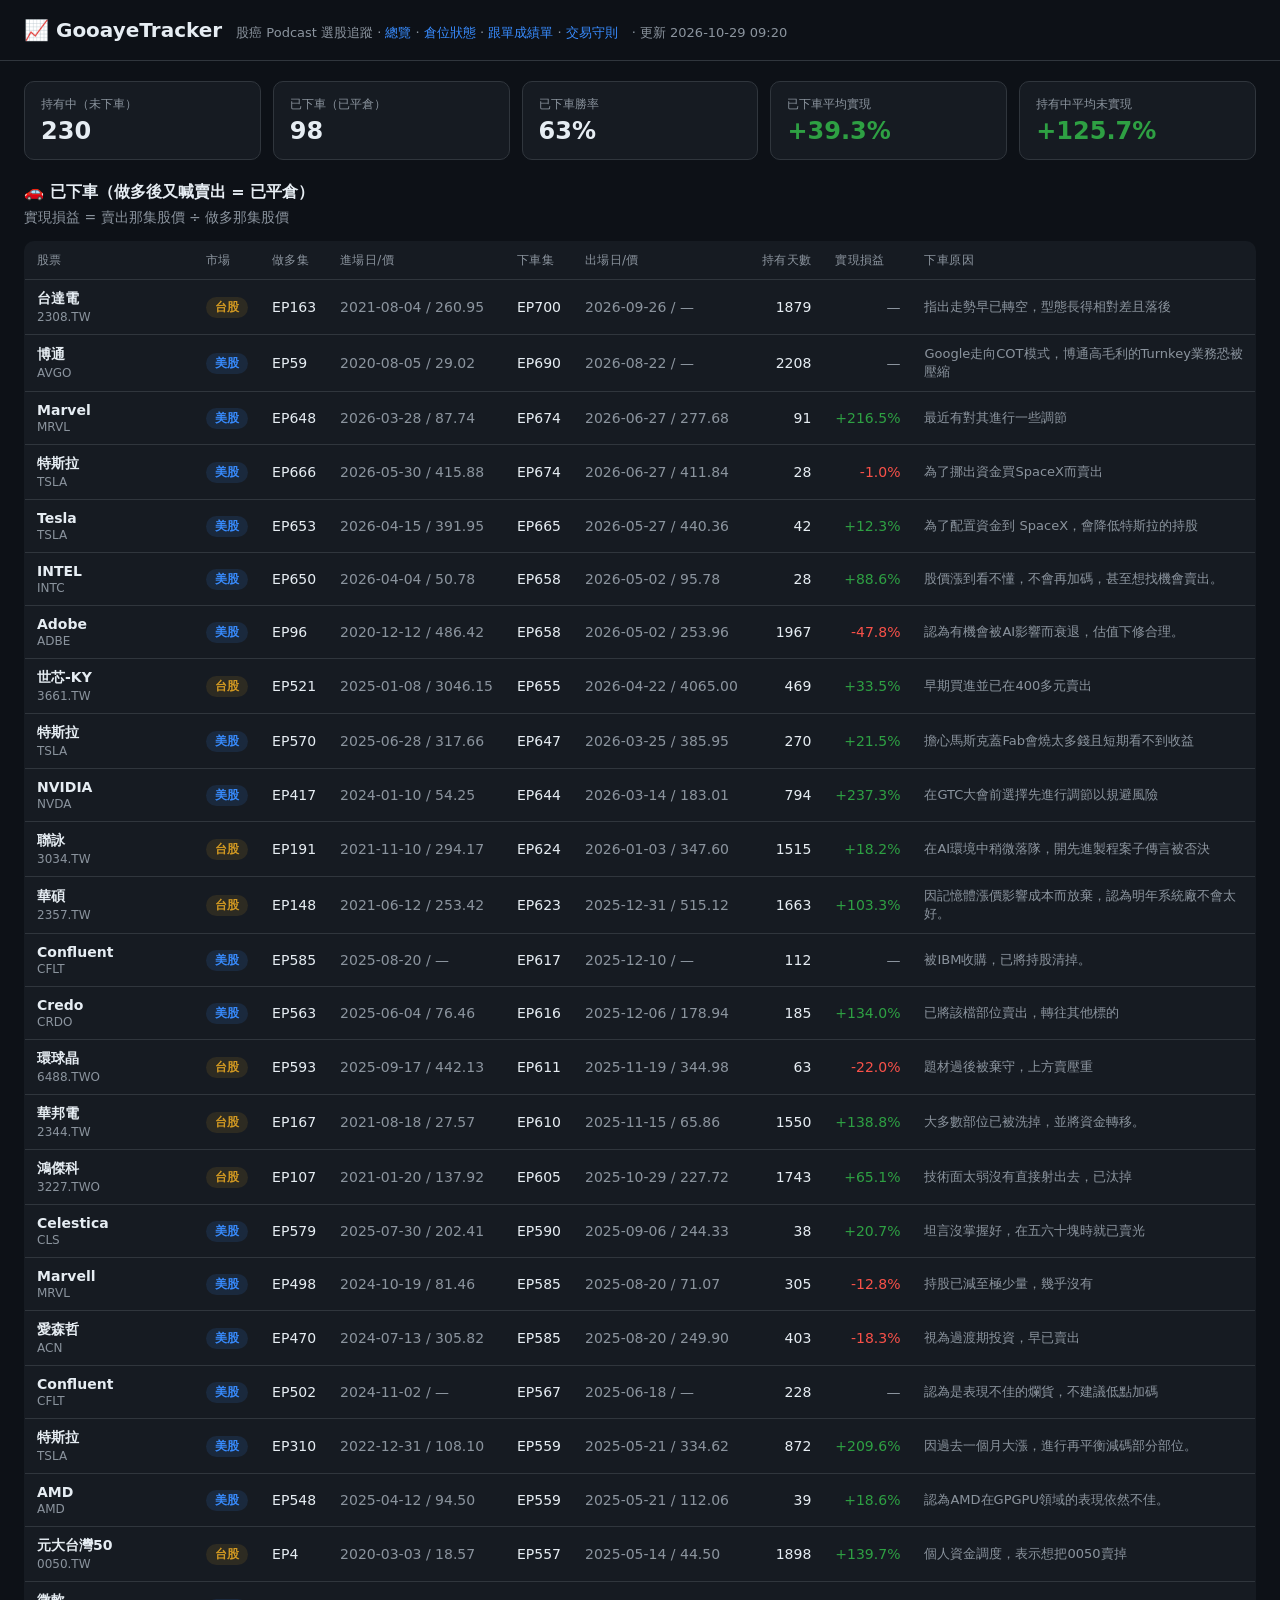
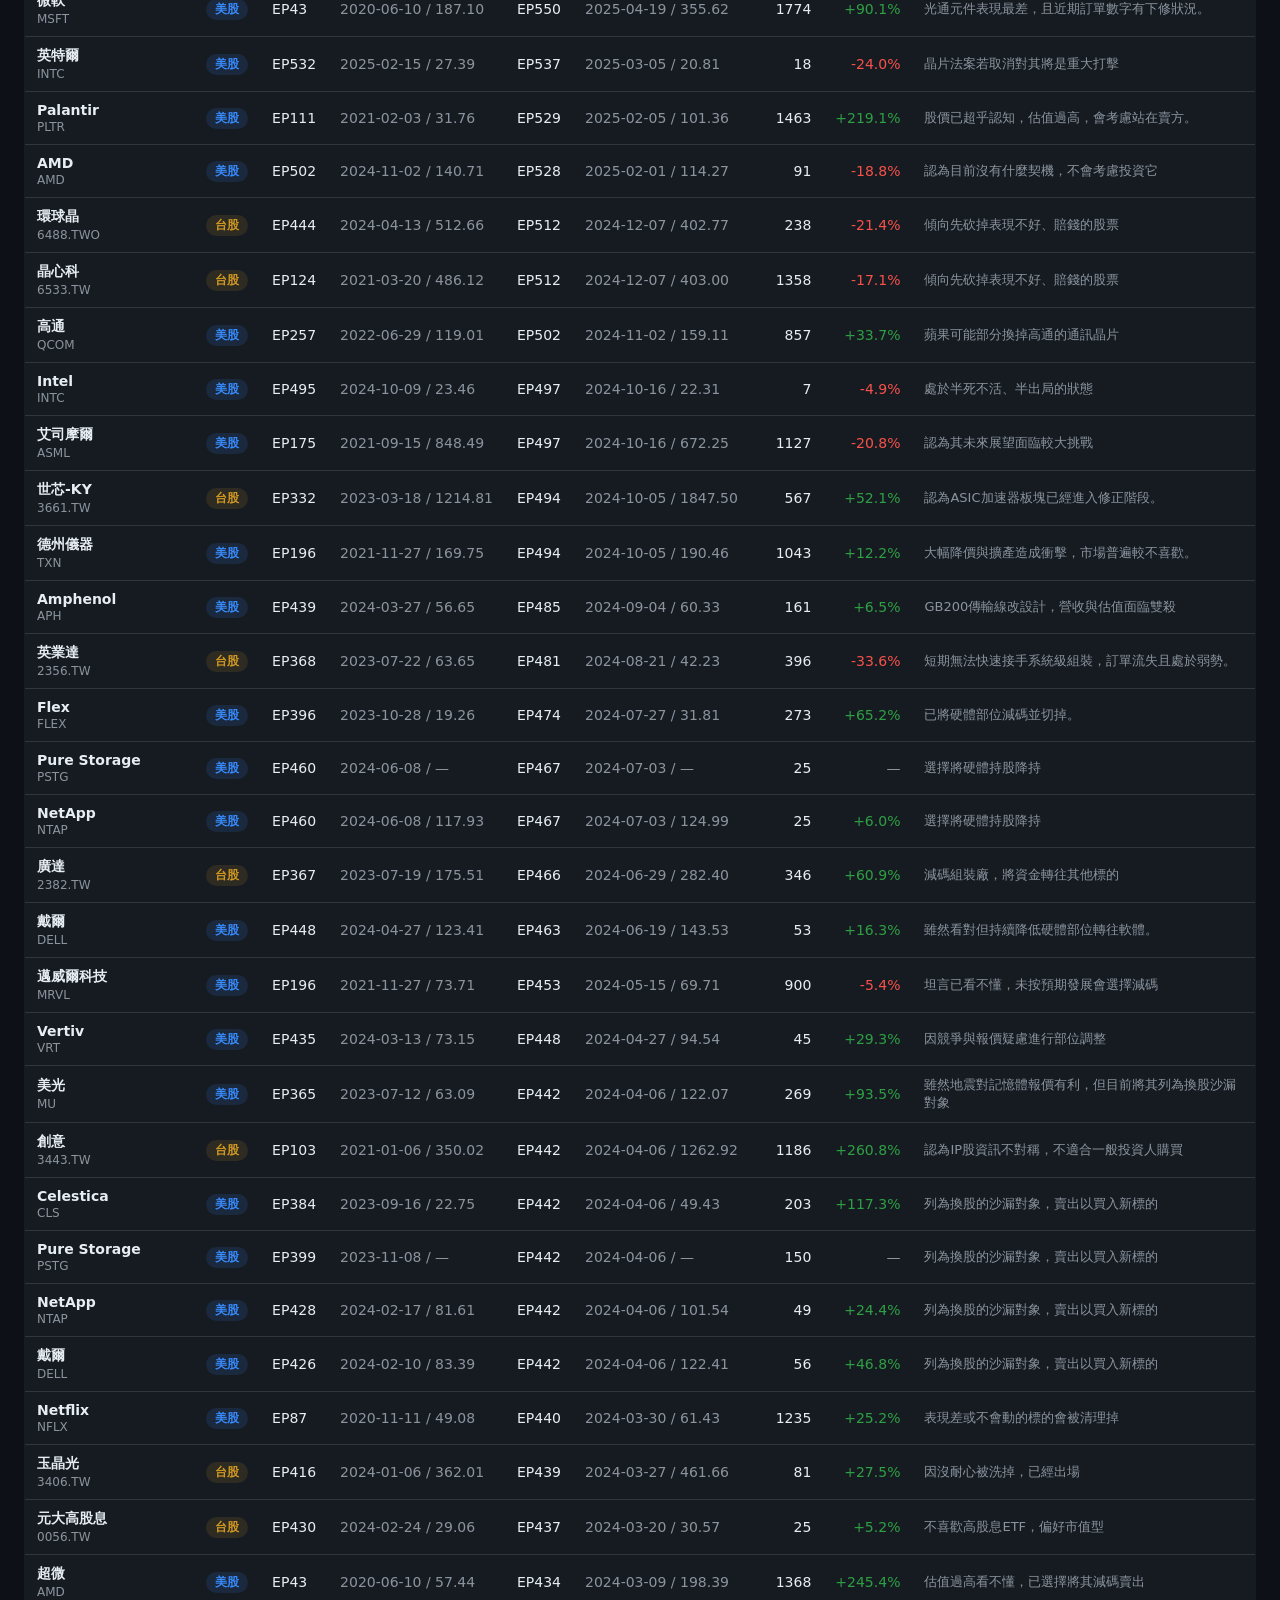
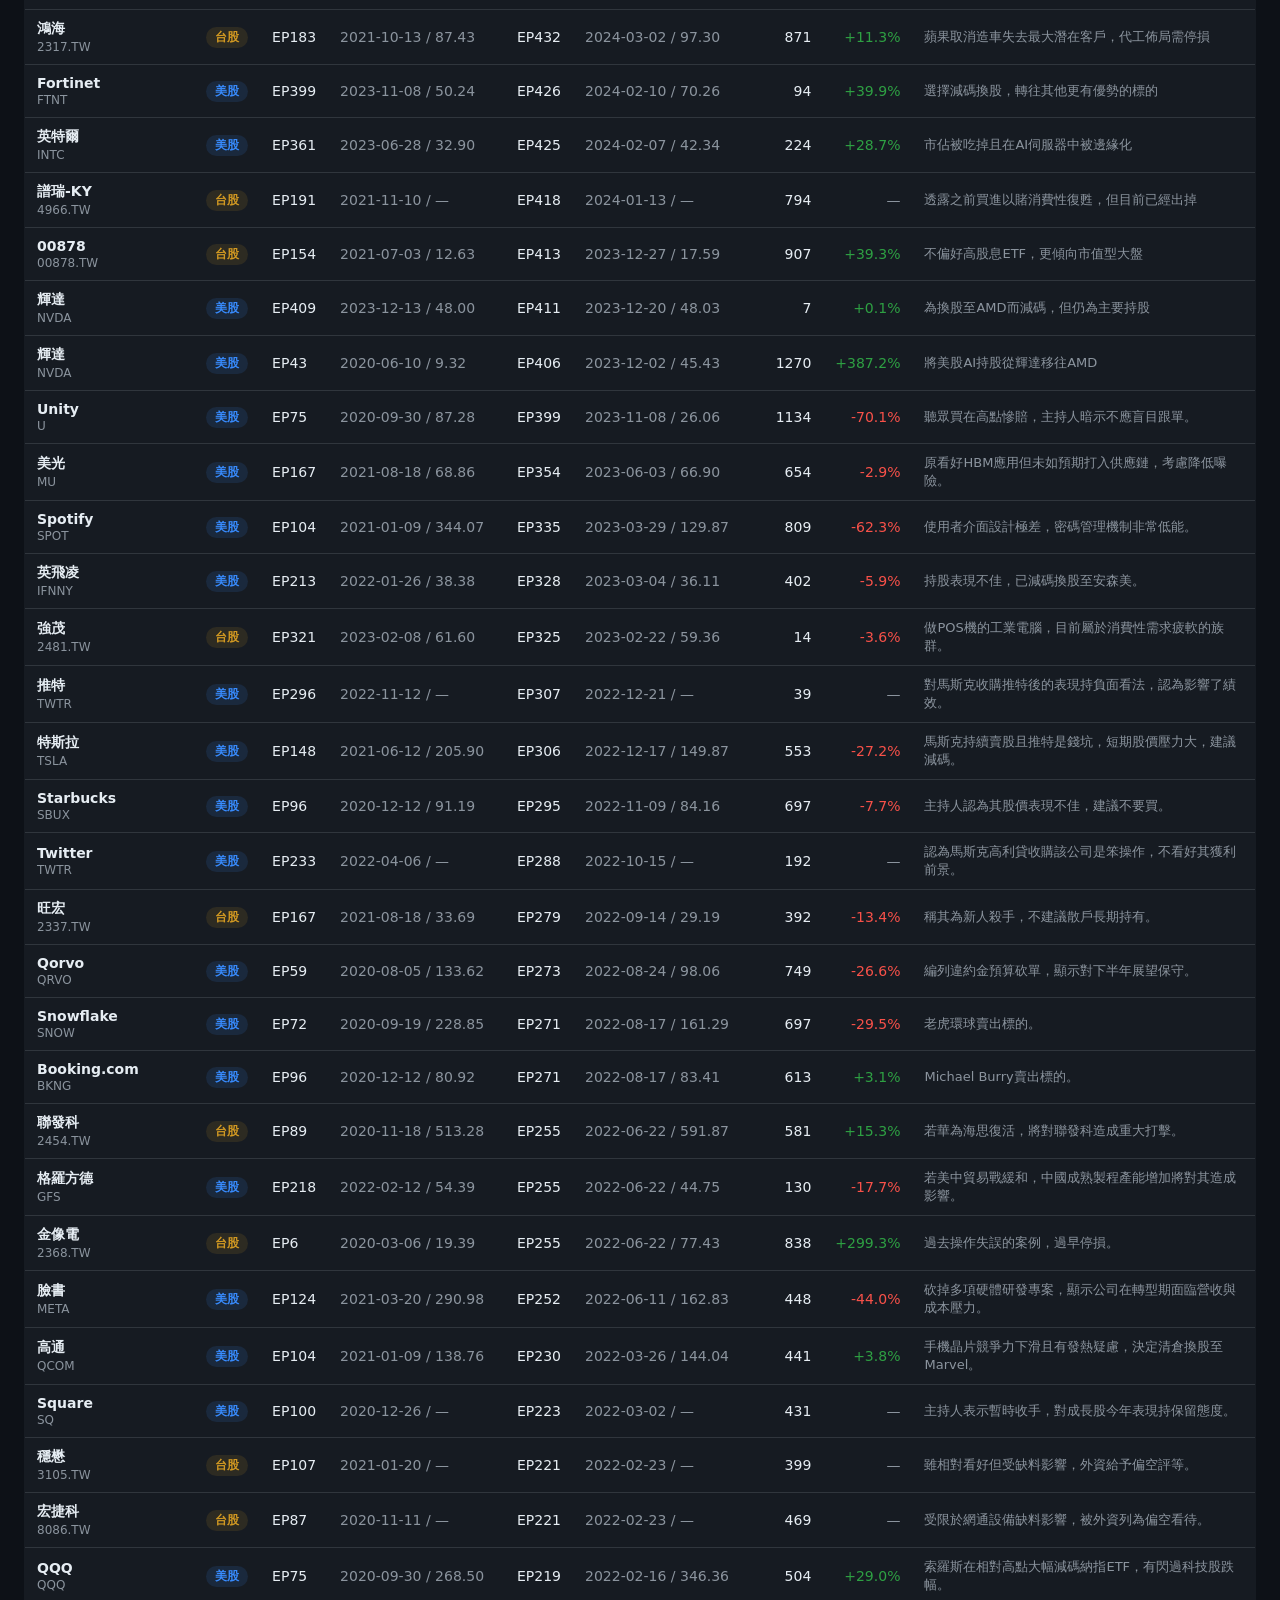
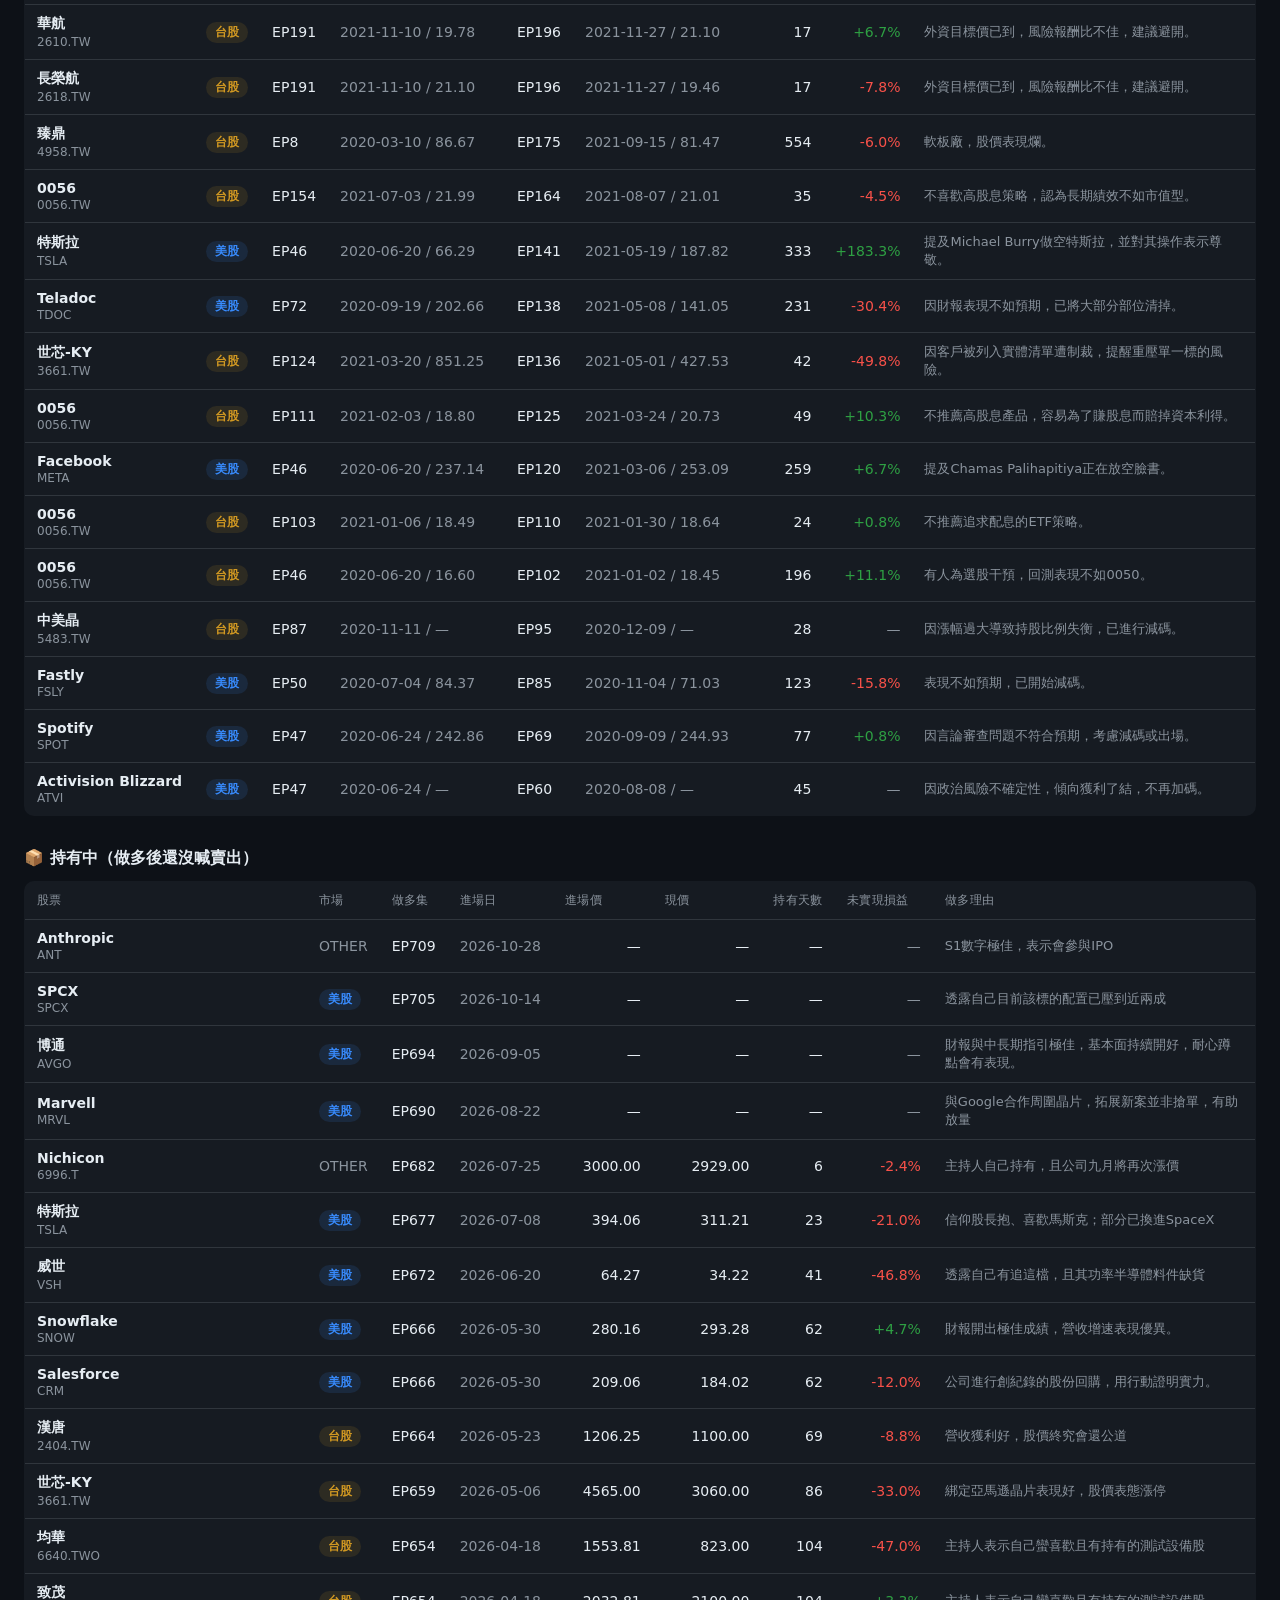
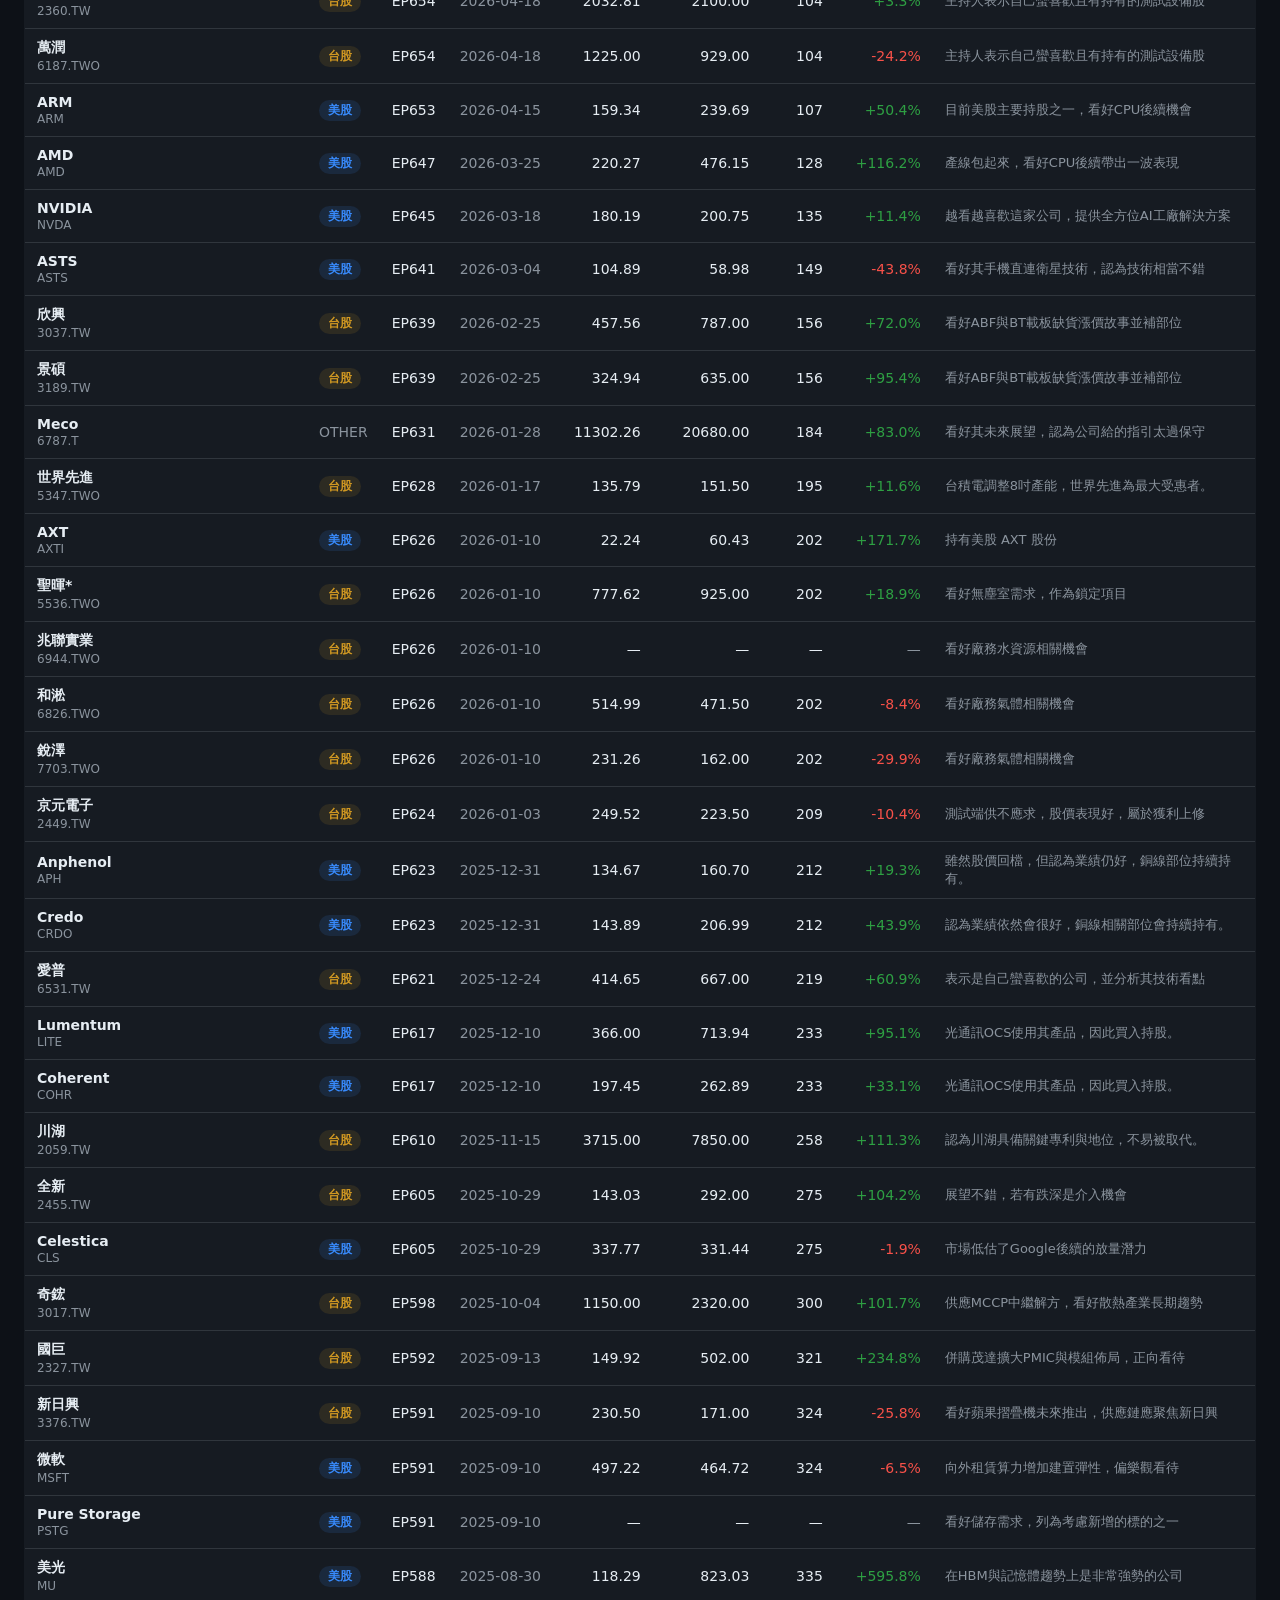
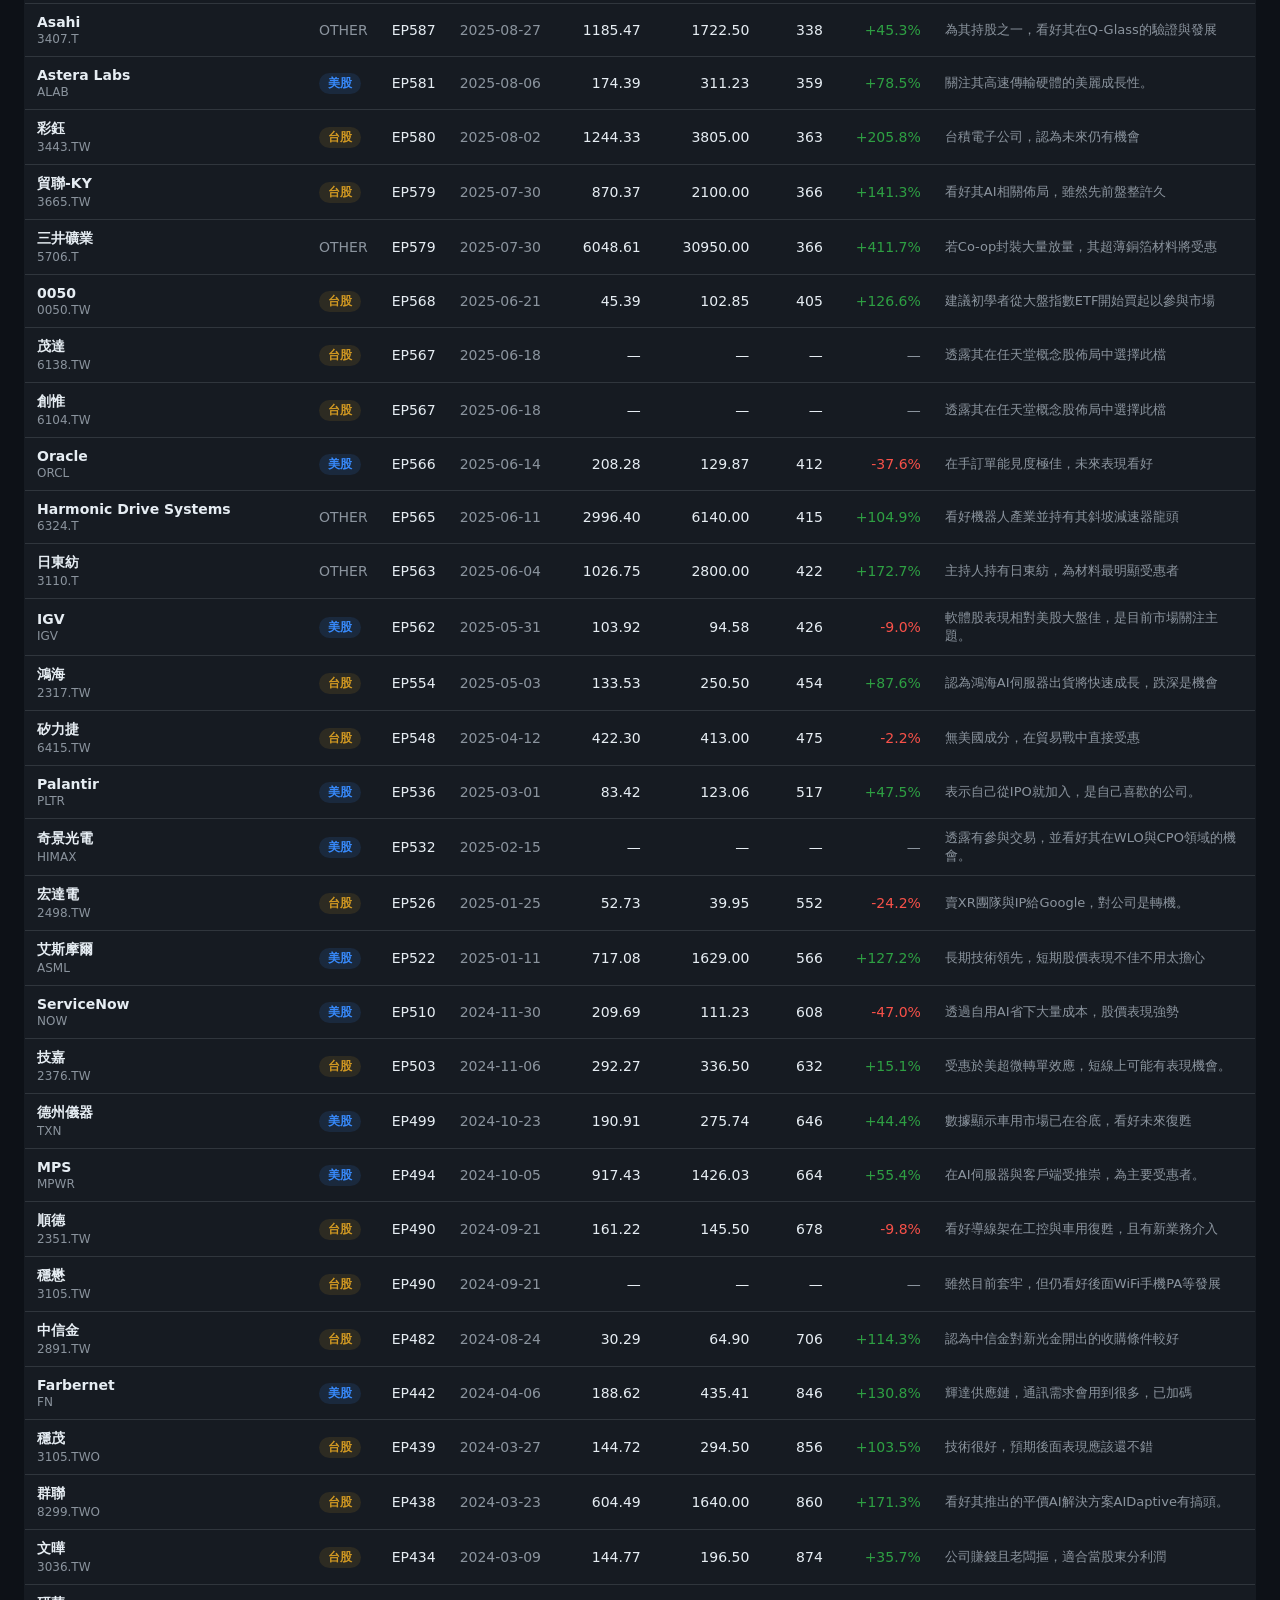
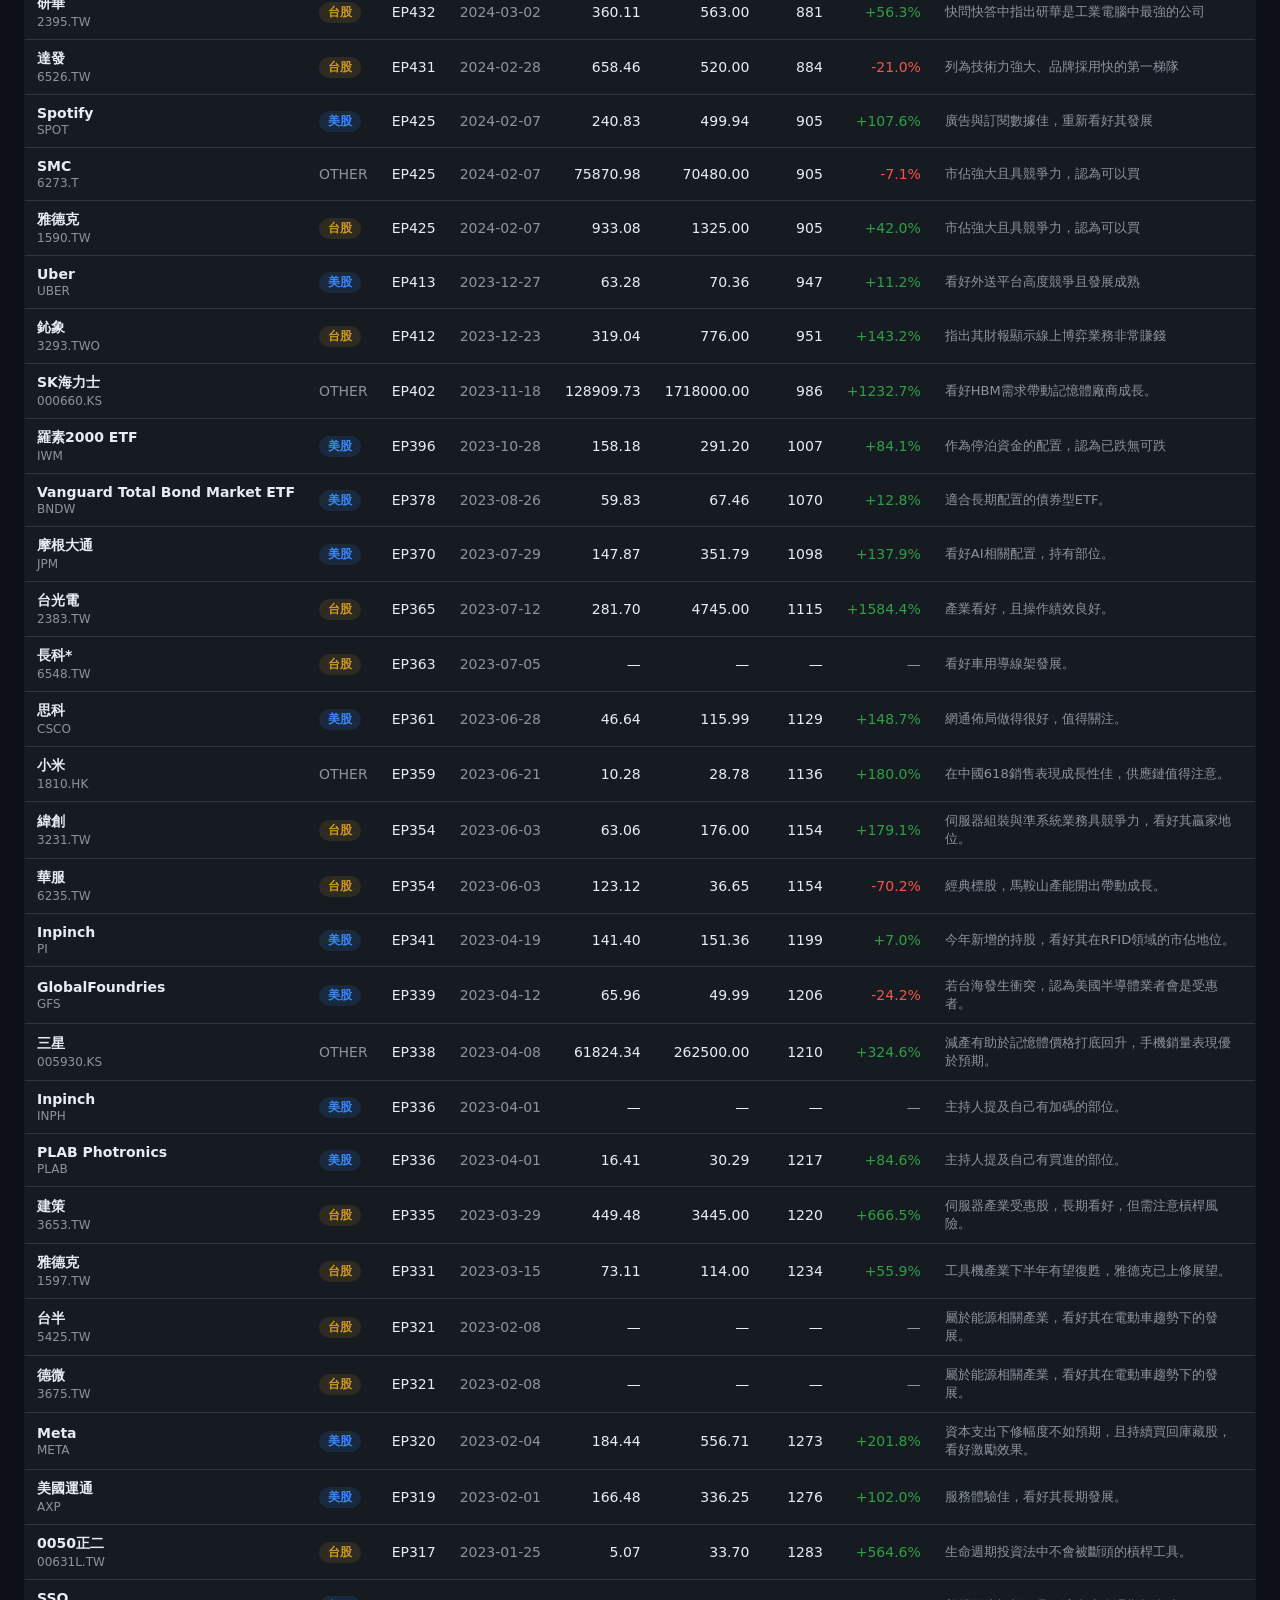
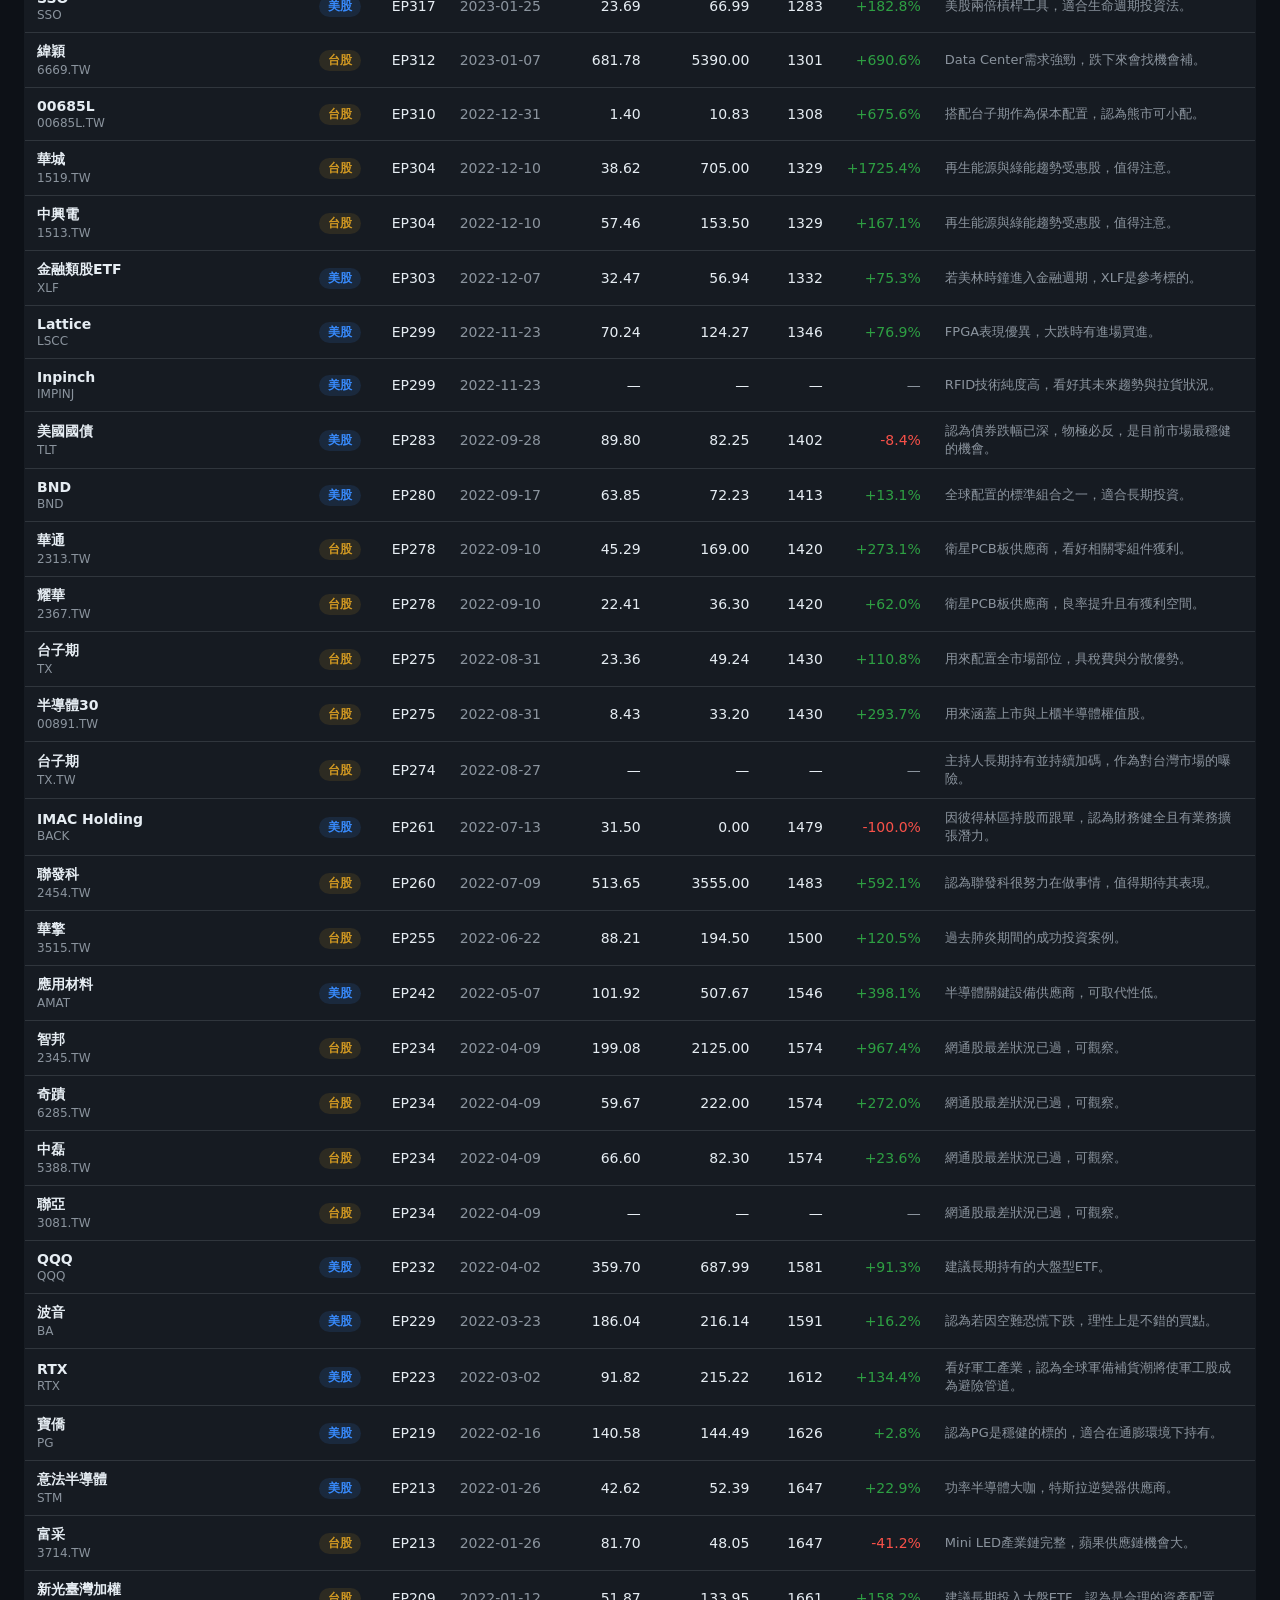
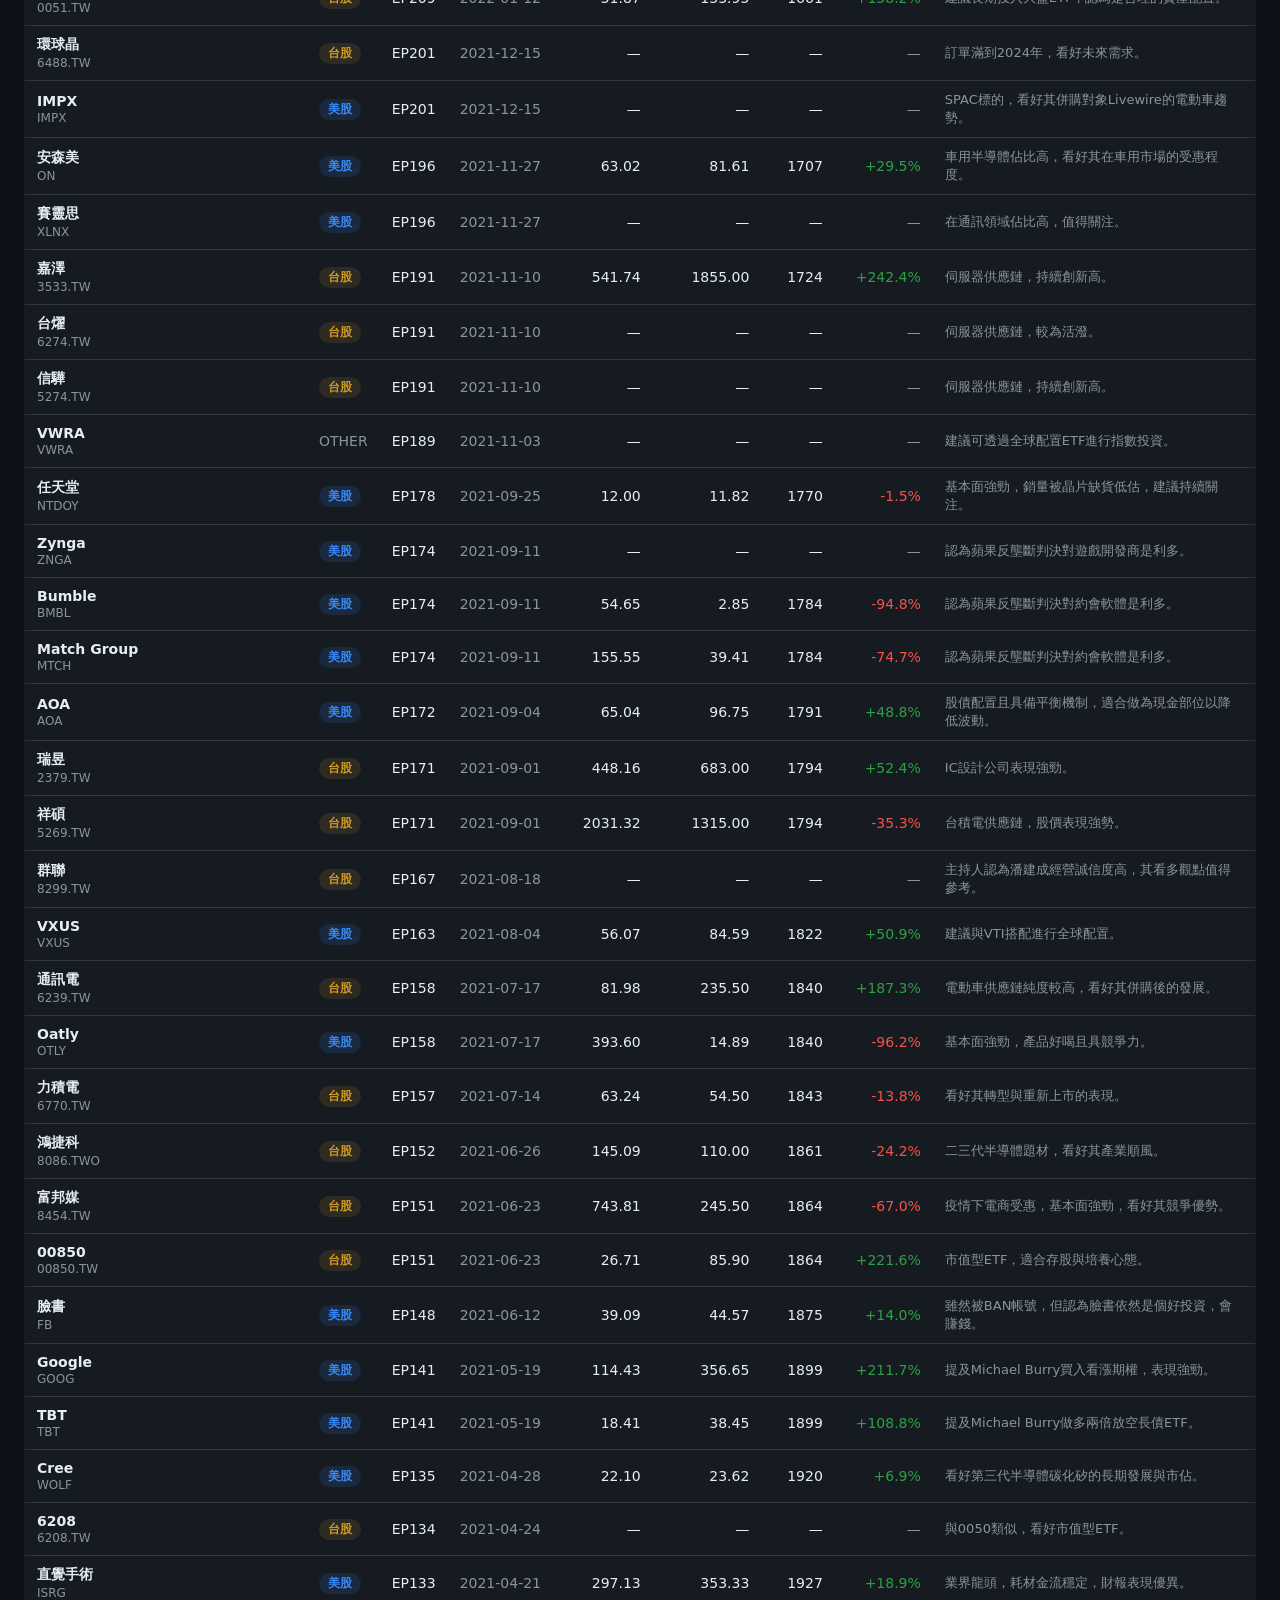
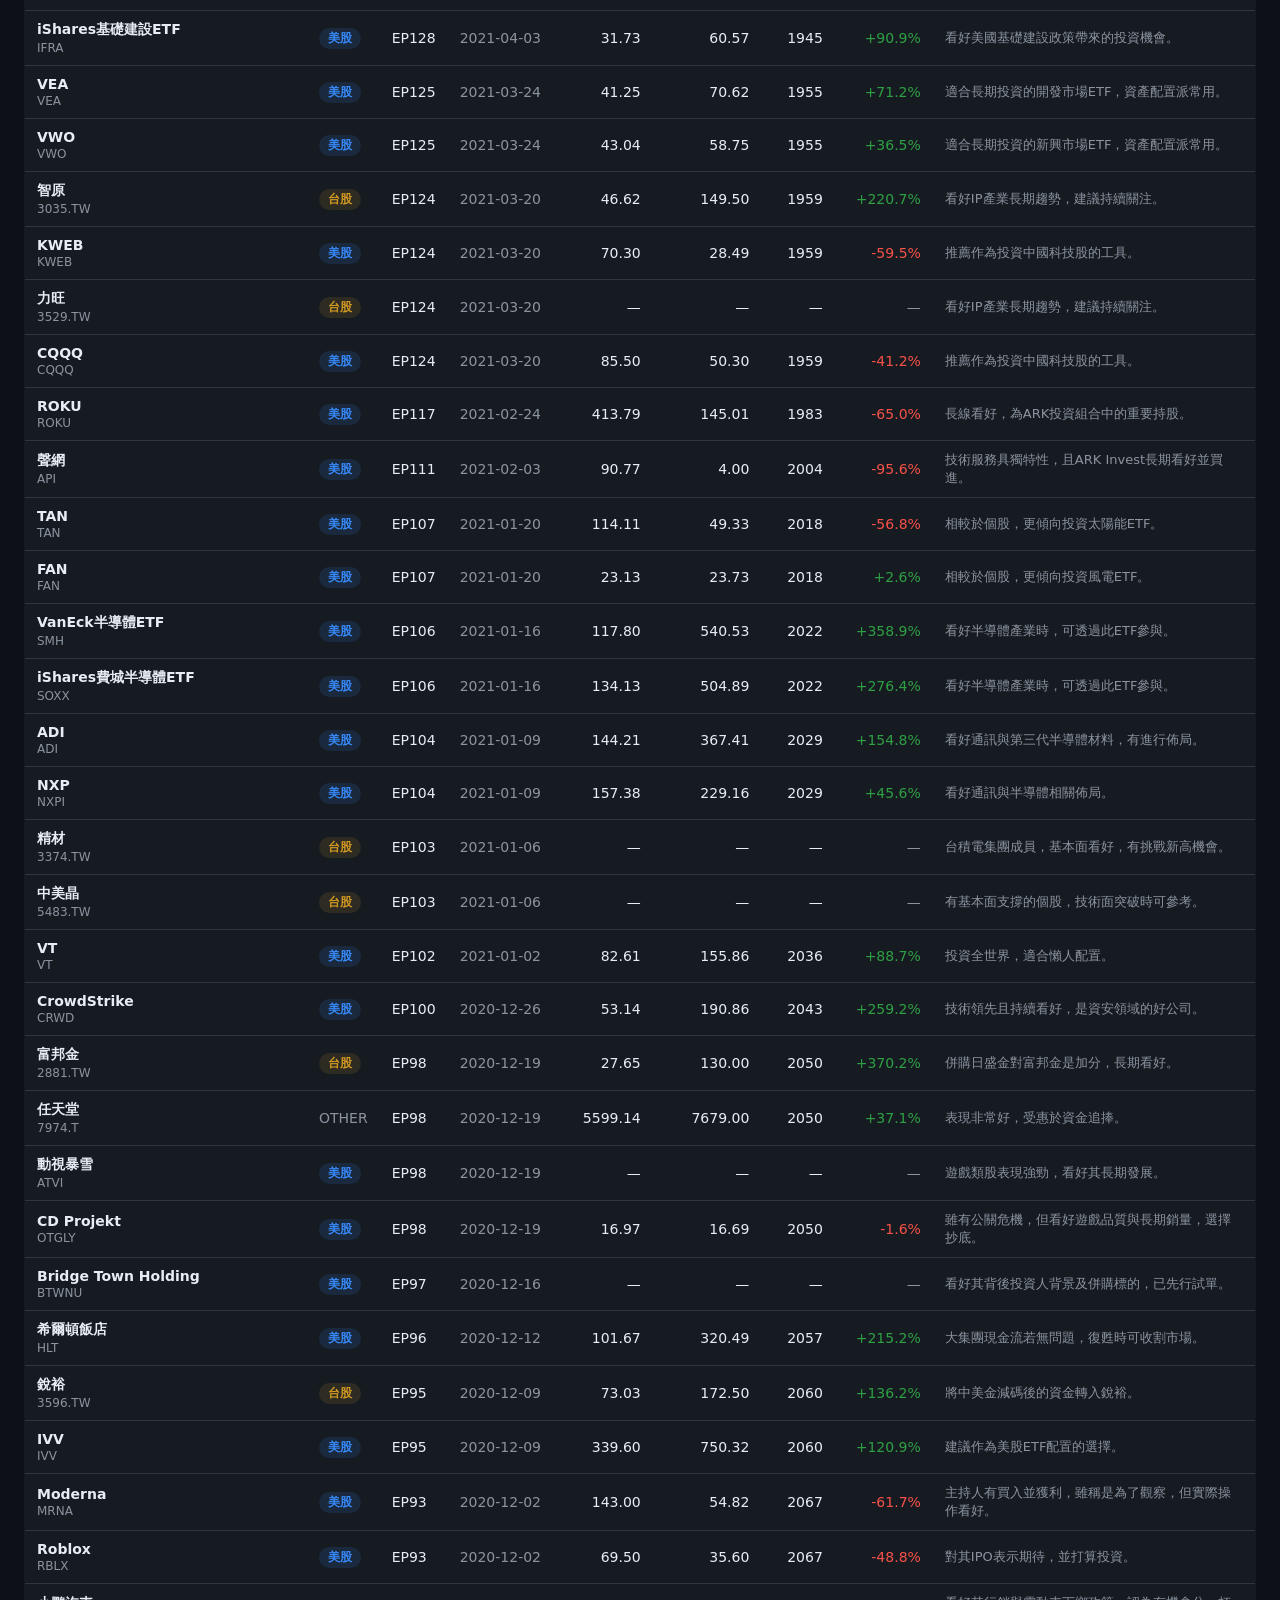
<file: positions.html>
<!DOCTYPE html><html lang="zh-Hant"><head>
<meta charset="utf-8"><meta name="viewport" content="width=device-width, initial-scale=1">
<title>倉位狀態 · GooayeTracker</title><link rel="stylesheet" href="style.css?v=5">
</head><body>
<header>
  <h1>📈 GooayeTracker</h1>
  <span class="sub">股癌 Podcast 選股追蹤 · <a href="index.html">總覽</a> · <a href="positions.html">倉位狀態</a> · <a href="strategy.html">跟單成績單</a> · <a href="principles.html">交易守則</a></span>
  <span class="sub muted" id="meta"></span>
</header>
<div class="wrap">

<div class="cards" id="cards"></div>
<div id="area"><div class="empty">載入中…</div></div>
</div>
<p class="muted" style="padding:16px 24px;font-size:12px">
本站為個人研究參考，非投資建議；AI 對買賣的判讀可能有誤，請以原集內容為準。
資料為快照，更新時間見頁首。</p>
</body></html>
<script>
function esc(x){ return String(x??'').replace(/&/g,'&amp;').replace(/</g,'&lt;').replace(/>/g,'&gt;').replace(/"/g,'&quot;'); }
function pct(v){ if(v==null) return '<span class="flat">—</span>';
  const s=v>0?'pos':(v<0?'neg':'flat'); return `<span class="${s}">${(v>0?'+':'')+v.toFixed(1)+'%'}</span>`; }
function num(v){ return v==null?'—':v.toFixed(2); }
function mkt(m){ return m==='US'?'<span class="tag us">美股</span>':(m==='TW'?'<span class="tag tw">台股</span>':`<span class="muted">${esc(m||'')}</span>`); }
fetch('data.json').then(r=>r.json()).then(d=>{
  document.getElementById('meta').textContent=`· 更新 ${d.generated_at}`;
  const p=d.positions, s=p.summary;
  document.getElementById('cards').innerHTML=`
    <div class="card"><div class="label">持有中（未下車）</div><div class="value">${s.n_open}</div></div>
    <div class="card"><div class="label">已下車（已平倉）</div><div class="value">${s.n_closed}</div></div>
    <div class="card"><div class="label">已下車勝率</div><div class="value">${s.closed_win_rate.toFixed(0)}%</div></div>
    <div class="card"><div class="label">已下車平均實現</div><div class="value ${s.closed_avg>0?'pos':(s.closed_avg<0?'neg':'')}">${(s.closed_avg>0?'+':'')+s.closed_avg.toFixed(1)}%</div></div>
    <div class="card"><div class="label">持有中平均未實現</div><div class="value ${s.open_avg>0?'pos':(s.open_avg<0?'neg':'')}">${(s.open_avg>0?'+':'')+s.open_avg.toFixed(1)}%</div></div>`;
  let h='';
  h+='<h3>🚗 已下車（做多後又喊賣出 = 已平倉）</h3><p class="muted" style="margin-top:-6px">實現損益 = 賣出那集股價 ÷ 做多那集股價</p>';
  h+='<div class="table-wrap"><table><thead><tr><th>股票</th><th>市場</th><th>做多集</th><th>進場日/價</th><th>下車集</th><th>出場日/價</th><th class="num">持有天數</th><th class="num">實現損益</th><th>下車原因</th></tr></thead><tbody>';
  h+=p.closed.map(c=>`<tr><td data-label="股票"><strong>${esc(c.name)}</strong> <span class="muted ticker">${esc(c.ticker)}</span></td>
    <td data-label="市場">${mkt(c.market)}</td><td data-label="做多集">EP${c.buy_ep}</td>
    <td data-label="進場日/價" class="muted">${c.buy_date} / ${num(c.entry_price)}</td>
    <td data-label="下車集">EP${c.sell_ep}</td><td data-label="出場日/價" class="muted">${c.sell_date} / ${num(c.exit_price)}</td>
    <td data-label="持有天數" class="num">${c.held_days??'—'}</td><td data-label="實現損益" class="num">${pct(c.realized_pct)}</td>
    <td data-label="下車原因" class="summary-cell">${esc(c.sell_summary)}</td></tr>`).join('');
  h+='</tbody></table></div>'; if(!p.closed.length) h+='<div class="empty">目前沒有完整平倉紀錄。</div>';

  h+='<h3 style="margin-top:32px">📦 持有中（做多後還沒喊賣出）</h3>';
  h+='<div class="table-wrap"><table><thead><tr><th>股票</th><th>市場</th><th>做多集</th><th>進場日</th><th class="num">進場價</th><th class="num">現價</th><th class="num">持有天數</th><th class="num">未實現損益</th><th>做多理由</th></tr></thead><tbody>';
  h+=p.open.map(o=>`<tr><td data-label="股票"><strong>${esc(o.name)}</strong> <span class="muted ticker">${esc(o.ticker)}</span></td>
    <td data-label="市場">${mkt(o.market)}</td><td data-label="做多集">EP${o.buy_ep}</td>
    <td data-label="進場日" class="muted">${o.buy_date}</td><td data-label="進場價" class="num">${num(o.entry_price)}</td>
    <td data-label="現價" class="num">${num(o.last_price)}</td><td data-label="持有天數" class="num">${o.held_days??'—'}</td>
    <td data-label="未實現損益" class="num">${pct(o.unrealized_pct)}</td><td data-label="做多理由" class="summary-cell">${esc(o.summary)}</td></tr>`).join('');
  h+='</tbody></table></div>'; if(!p.open.length) h+='<div class="empty">沒有持有中的做多倉位。</div>';

  if(p.avoided && p.avoided.length){
    h+='<h3 style="margin-top:32px">🚫 看壞／避開（喊賣但之前未持有 — 不放空，僅記錄後續表現）</h3>';
    h+='<p class="muted" style="margin-top:-6px">股癌不做空。僅記錄他喊賣/看壞後該標的漲跌，後續跌＝有先見之明。</p>';
    h+='<div class="table-wrap"><table><thead><tr><th>股票</th><th>市場</th><th>喊賣集</th><th>日期</th><th class="num">當時價</th><th class="num">現價</th><th class="num">喊賣後漲跌</th><th>理由</th></tr></thead><tbody>';
    h+=p.avoided.map(s=>`<tr><td data-label="股票"><strong>${esc(s.name)}</strong> <span class="muted ticker">${esc(s.ticker)}</span></td>
      <td data-label="市場">${mkt(s.market)}</td><td data-label="喊賣集">EP${s.ep}</td><td data-label="日期" class="muted">${s.date}</td>
      <td data-label="當時價" class="num">${num(s.ref_price)}</td><td data-label="現價" class="num">${num(s.last_price)}</td>
      <td data-label="喊賣後漲跌" class="num">${pct(s.since_pct)}</td>
      <td data-label="理由" class="summary-cell">${esc(s.summary)}</td></tr>`).join('');
    h+='</tbody></table></div>';
  }
  document.getElementById('area').innerHTML=h;
});
</script>
</file>
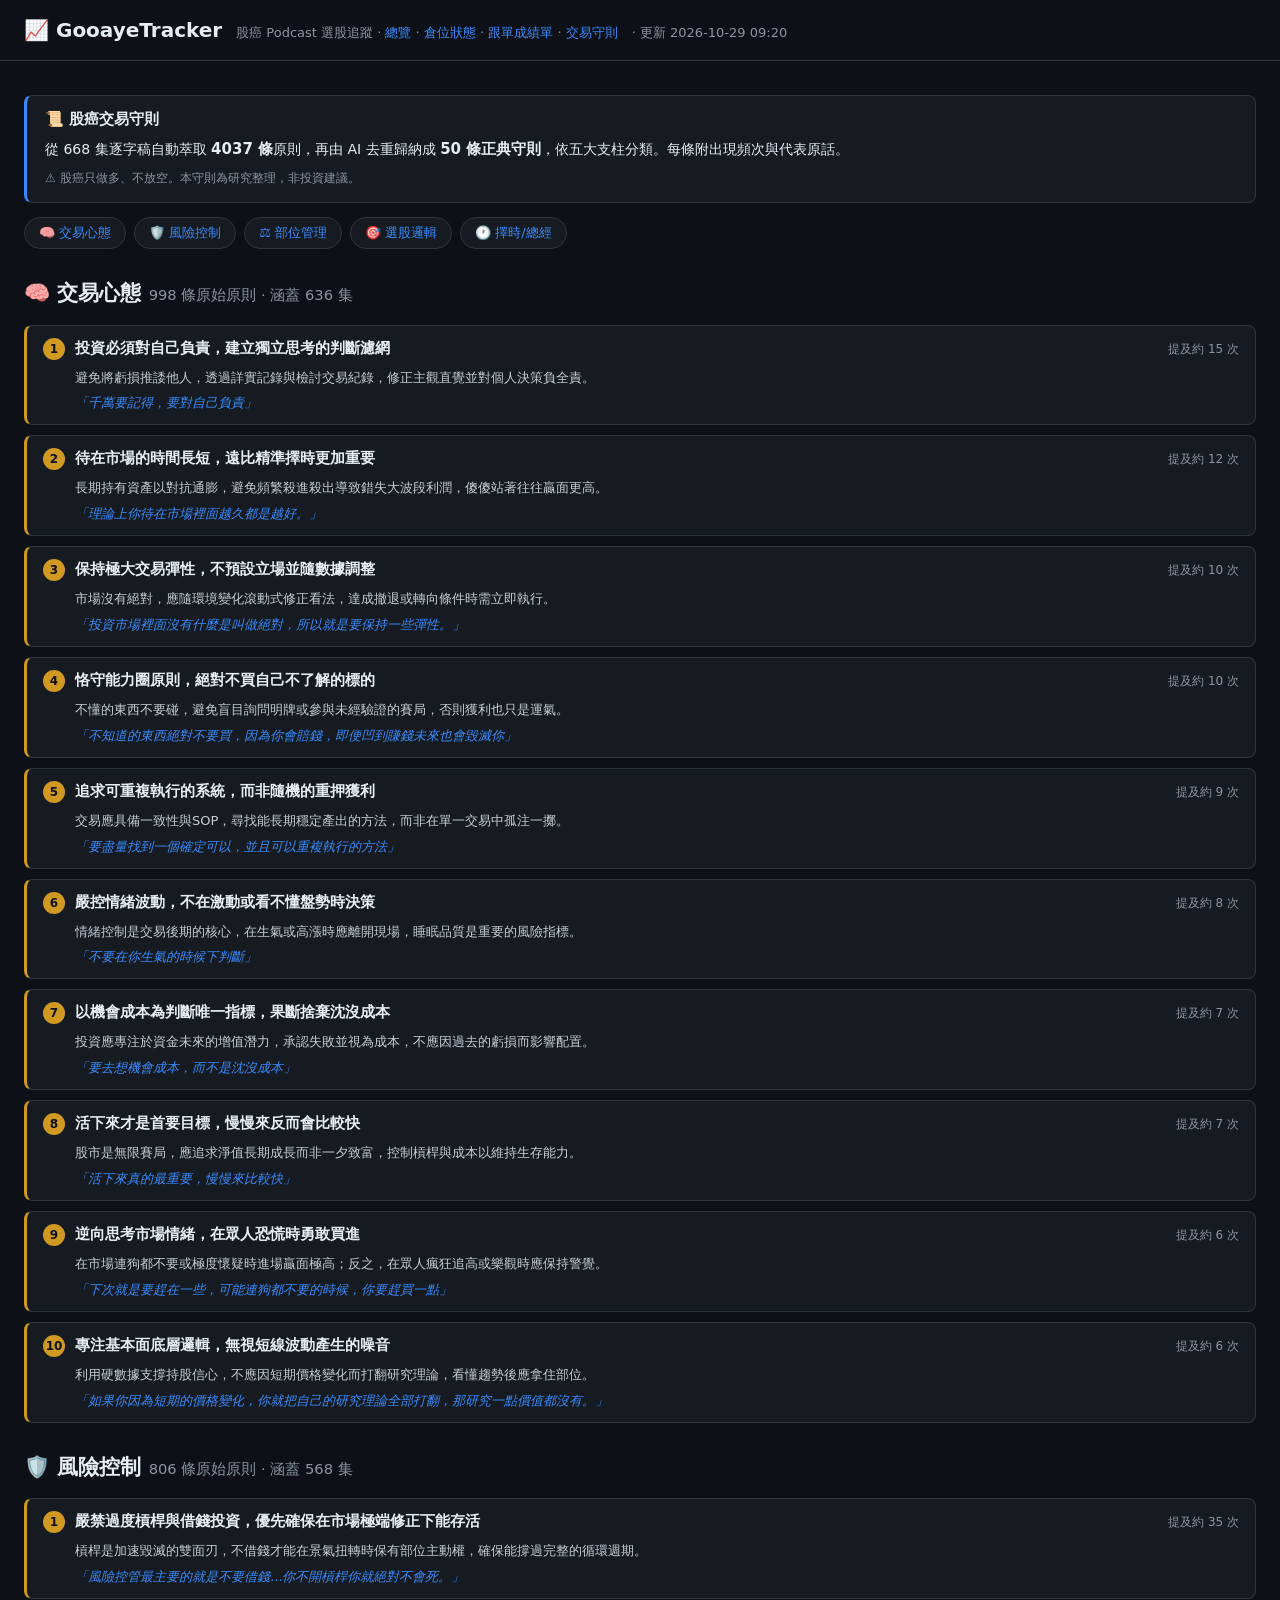
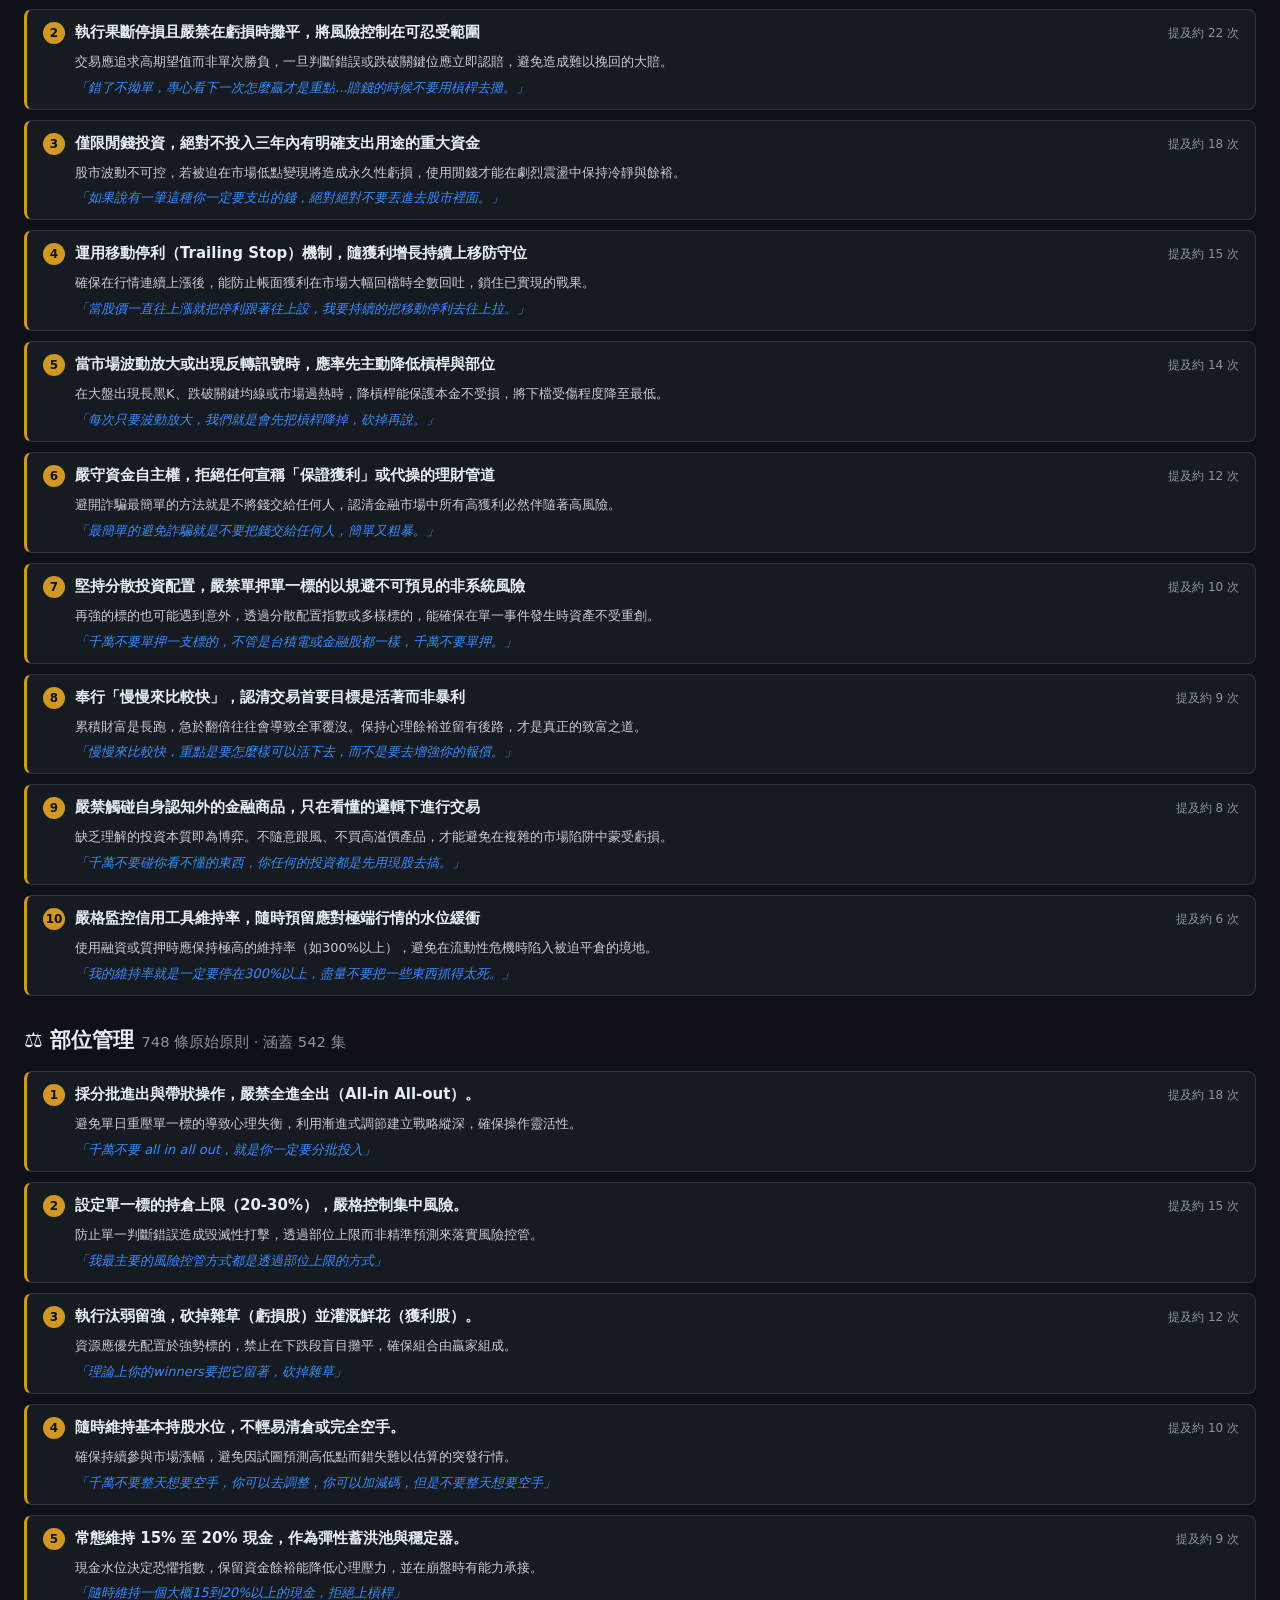
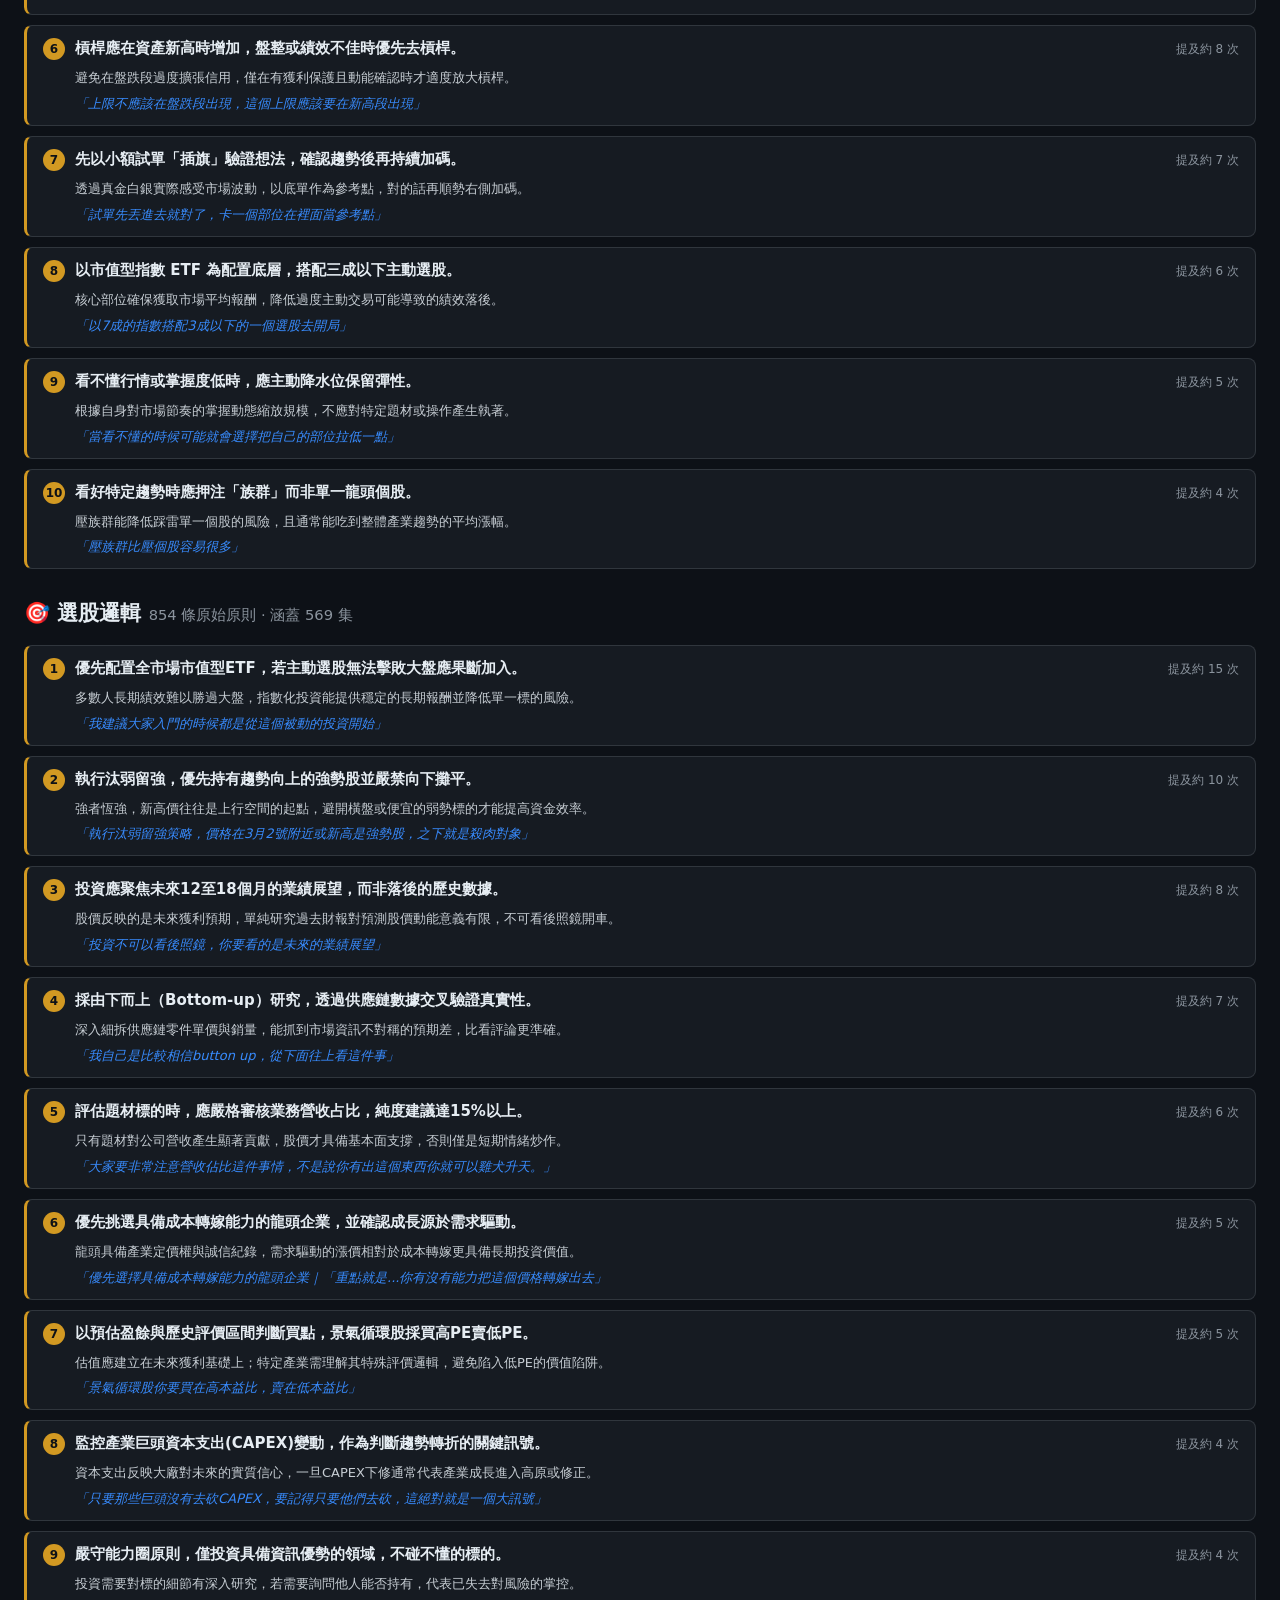
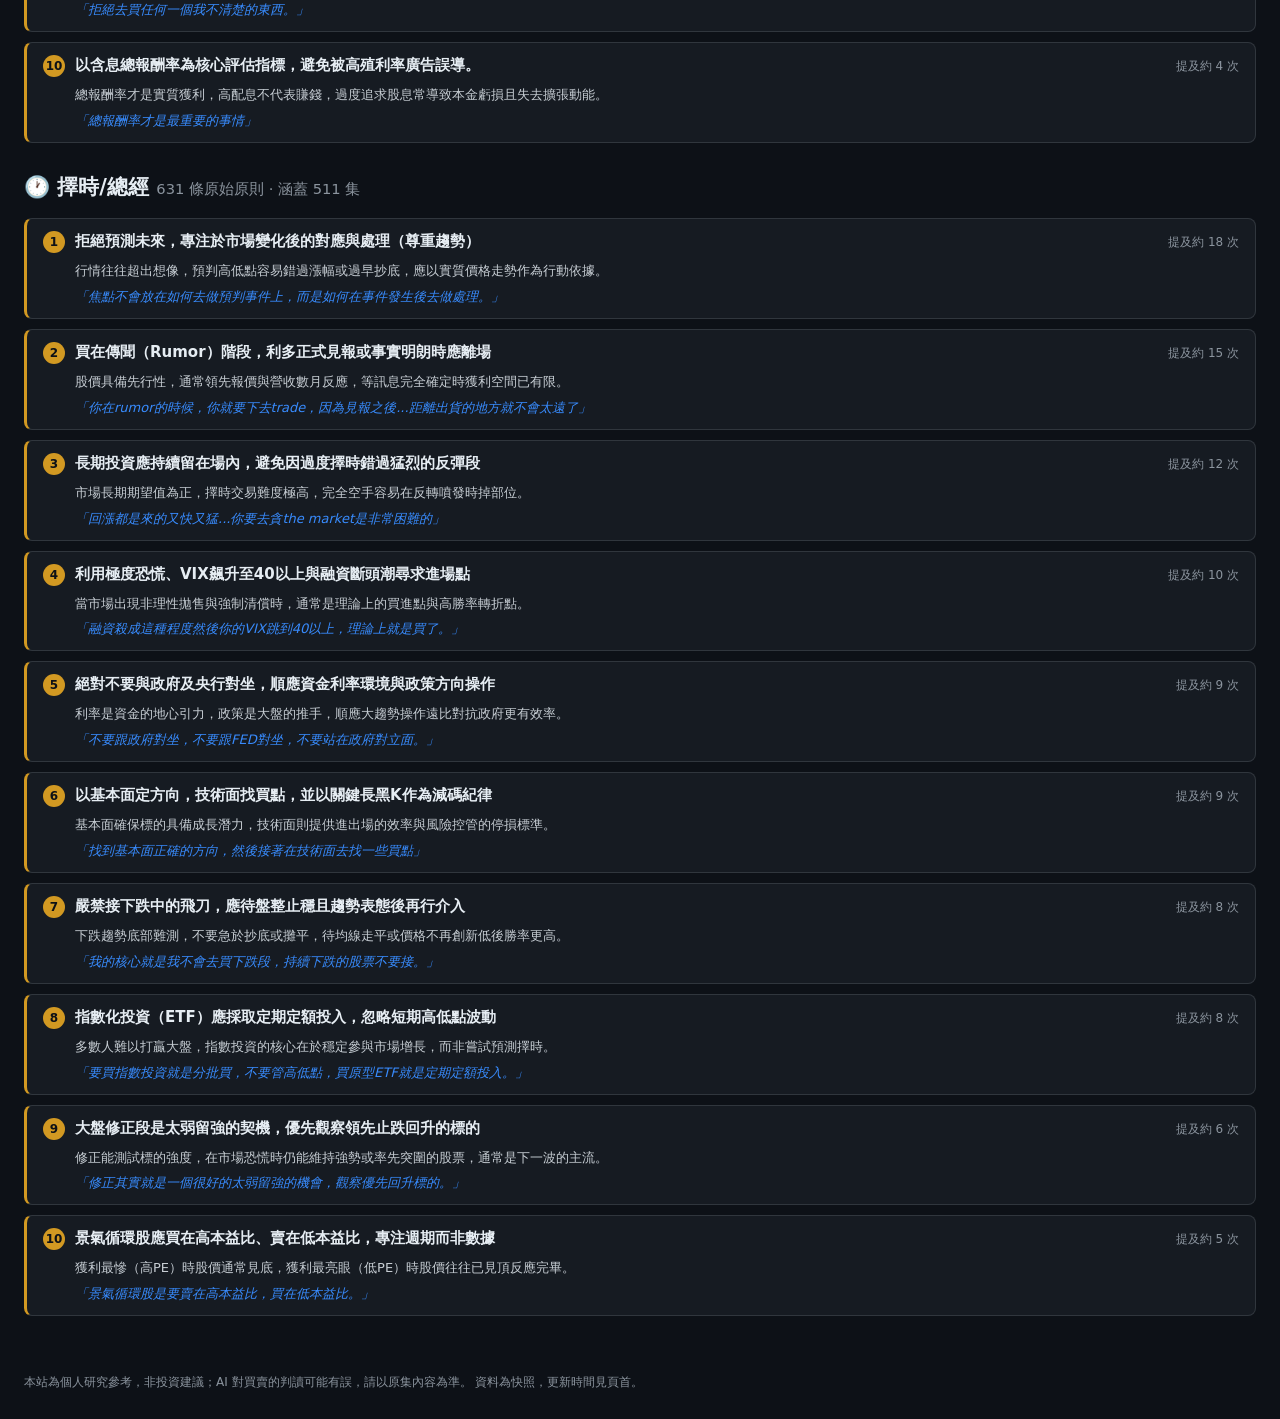
<file: principles.html>
<!DOCTYPE html><html lang="zh-Hant"><head>
<meta charset="utf-8"><meta name="viewport" content="width=device-width, initial-scale=1">
<title>股癌交易守則 · GooayeTracker</title><link rel="stylesheet" href="style.css?v=5">
</head><body>
<header>
  <h1>📈 GooayeTracker</h1>
  <span class="sub">股癌 Podcast 選股追蹤 · <a href="index.html">總覽</a> · <a href="positions.html">倉位狀態</a> · <a href="strategy.html">跟單成績單</a> · <a href="principles.html">交易守則</a></span>
  <span class="sub muted" id="meta"></span>
</header>
<div class="wrap">

<div id="area"><div class="empty">載入中…</div></div>
</div>
<p class="muted" style="padding:16px 24px;font-size:12px">
本站為個人研究參考，非投資建議；AI 對買賣的判讀可能有誤，請以原集內容為準。
資料為快照，更新時間見頁首。</p>
</body></html>
<script>
function esc(x){ return String(x??'').replace(/&/g,'&amp;').replace(/</g,'&lt;').replace(/>/g,'&gt;').replace(/"/g,'&quot;'); }
const ICON={mindset:'🧠',risk:'🛡️',position:'⚖️',selection:'🎯',timing:'🕐'};
const ORDER=['mindset','risk','position','selection','timing'];
fetch('data.json').then(r=>r.json()).then(d=>{
  document.getElementById('meta').textContent=`· 更新 ${d.generated_at}`;
  const D=d.digest, area=document.getElementById('area');
  if(!D){ area.innerHTML='<div class="empty">尚未產生交易守則。</div>'; return; }
  const nRules=ORDER.reduce((a,k)=>a+(D.pillars[k]?D.pillars[k].rules.length:0),0);
  let h=`<div class="note-box"><strong>📜 股癌交易守則</strong>
    <p>從 668 集逐字稿自動萃取 <strong>${D.n_principles} 條</strong>原則，再由 AI 去重歸納成
    <strong>${nRules} 條正典守則</strong>，依五大支柱分類。每條附出現頻次與代表原話。</p>
    <p class="muted">⚠️ 股癌只做多、不放空。本守則為研究整理，非投資建議。</p></div>`;
  h+='<div class="pillar-nav">';
  ORDER.forEach(k=>{ if(D.pillars[k]) h+=`<a href="#${k}">${ICON[k]} ${D.pillars[k].label.split('（')[0]}</a>`; });
  h+='</div>';
  ORDER.forEach(k=>{ const p=D.pillars[k]; if(!p) return;
    h+=`<h2 id="${k}" style="margin-top:30px">${ICON[k]} ${p.label.split('（')[0]} <span class="muted" style="font-weight:400;font-size:.7em">${p.n_raw} 條原始原則 · 涵蓋 ${p.n_eps} 集</span></h2>`;
    p.rules.forEach((r,i)=>{
      h+=`<div class="rule-card"><div class="rule-head"><span class="rule-num">${i+1}</span>
        <strong>${esc(r.rule)}</strong><span class="freq-tag">提及約 ${r.freq} 次</span></div>`;
      if(r.rationale) h+=`<div class="rule-why">${esc(r.rationale)}</div>`;
      if(r.quote) h+=`<div class="rule-quote">「${esc(r.quote)}」</div>`;
      h+='</div>';
    });
  });
  area.innerHTML=h;
});
</script>
</file>
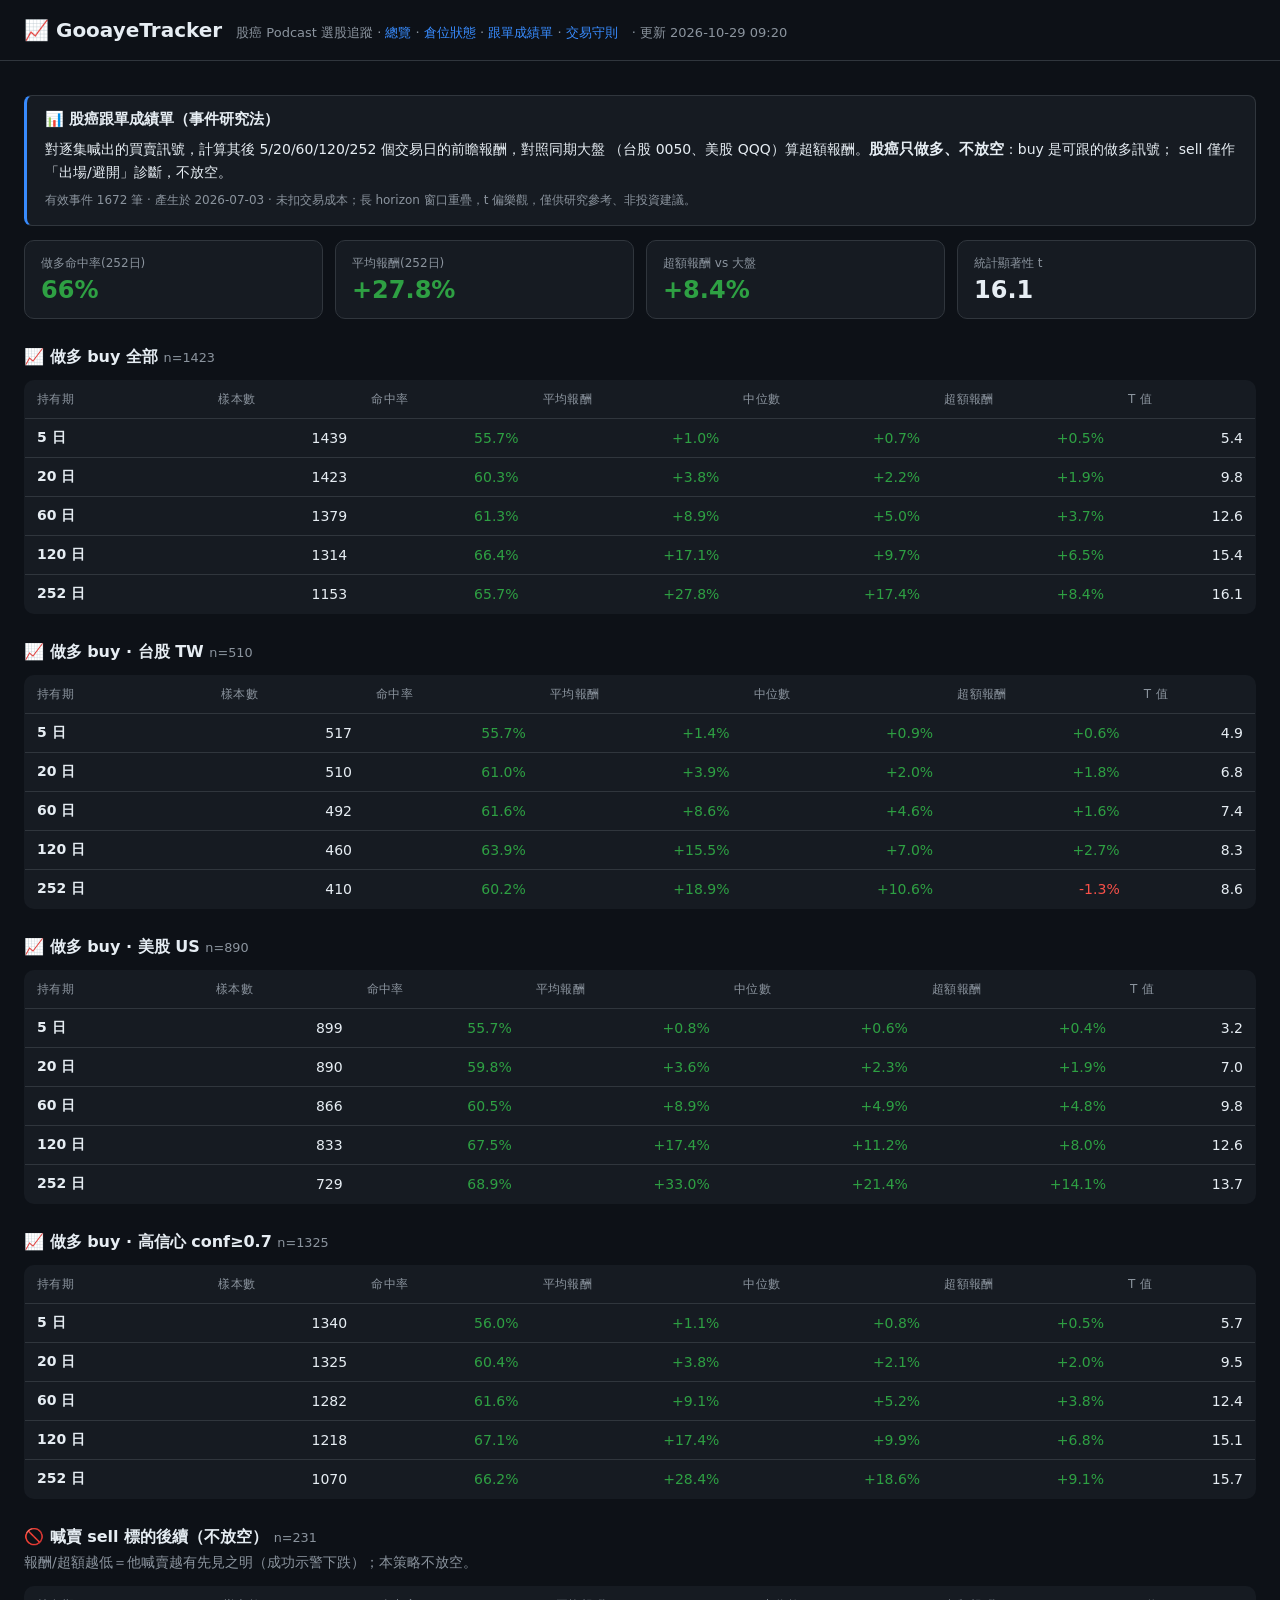
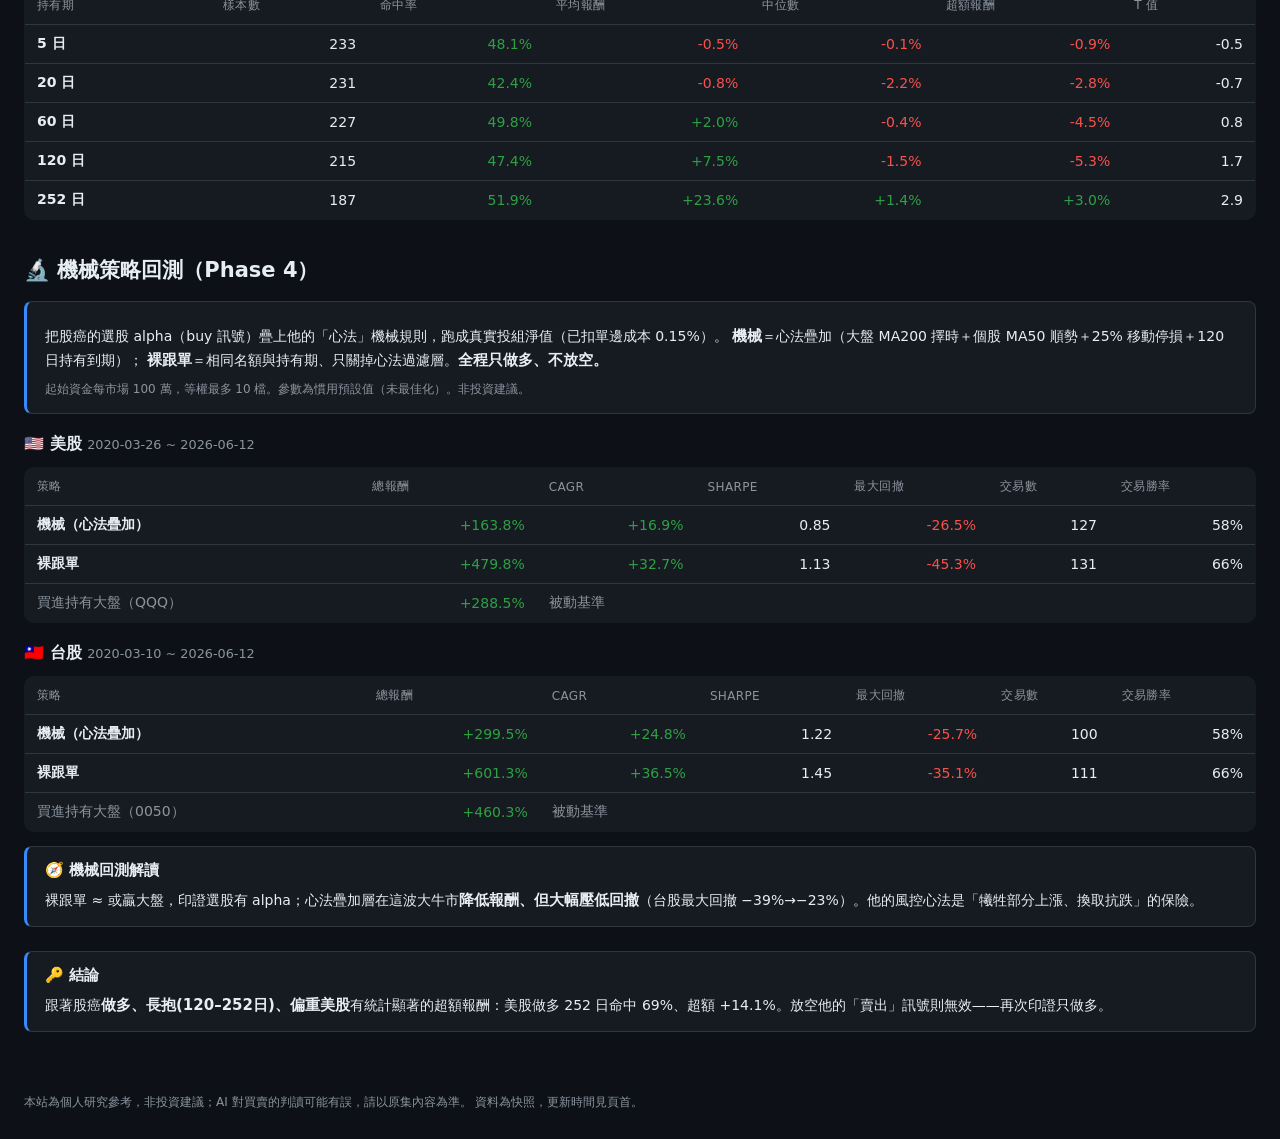
<file: strategy.html>
<!DOCTYPE html><html lang="zh-Hant"><head>
<meta charset="utf-8"><meta name="viewport" content="width=device-width, initial-scale=1">
<title>跟單成績單 · GooayeTracker</title><link rel="stylesheet" href="style.css?v=5">
</head><body>
<header>
  <h1>📈 GooayeTracker</h1>
  <span class="sub">股癌 Podcast 選股追蹤 · <a href="index.html">總覽</a> · <a href="positions.html">倉位狀態</a> · <a href="strategy.html">跟單成績單</a> · <a href="principles.html">交易守則</a></span>
  <span class="sub muted" id="meta"></span>
</header>
<div class="wrap">

<div id="area"><div class="empty">載入中…</div></div>
</div>
<p class="muted" style="padding:16px 24px;font-size:12px">
本站為個人研究參考，非投資建議；AI 對買賣的判讀可能有誤，請以原集內容為準。
資料為快照，更新時間見頁首。</p>
</body></html>
<script>
function pct(v,plus){ if(v==null) return '<span class="flat">—</span>';
  const s=v>0?'pos':(v<0?'neg':'flat'); const t=(plus&&v>0?'+':'')+v.toFixed(1)+'%'; return `<span class="${s}">${t}</span>`; }
fetch('data.json').then(r=>r.json()).then(d=>{
  document.getElementById('meta').textContent=`· 更新 ${d.generated_at}`;
  const S=d.strategy;
  const area=document.getElementById('area');
  if(!S){ area.innerHTML='<div class="empty">尚未產生跟單成績單。</div>'; return; }
  const by=k=>S.summary.find(b=>b.key===k).data;
  const ba=by('buy_all'), bus=by('buy_us');
  let h='';
  h+=`<div class="note-box"><strong>📊 股癌跟單成績單（事件研究法）</strong>
    <p>對逐集喊出的買賣訊號，計算其後 5/20/60/120/252 個交易日的前瞻報酬，對照同期大盤
    （台股 0050、美股 QQQ）算超額報酬。<strong>股癌只做多、不放空</strong>：buy 是可跟的做多訊號；
    sell 僅作「出場/避開」診斷，不放空。</p>
    <p class="muted">有效事件 ${S.n_events} 筆 · 產生於 ${S.generated_at.slice(0,10)} · 未扣交易成本；長 horizon 窗口重疊，t 偏樂觀，僅供研究參考、非投資建議。</p></div>`;
  h+=`<div class="cards">
    <div class="card"><div class="label">做多命中率(252日)</div><div class="value pos">${ba['252'].win_rate.toFixed(0)}%</div></div>
    <div class="card"><div class="label">平均報酬(252日)</div><div class="value pos">+${ba['252'].mean.toFixed(1)}%</div></div>
    <div class="card"><div class="label">超額報酬 vs 大盤</div><div class="value pos">+${ba['252'].excess.toFixed(1)}%</div></div>
    <div class="card"><div class="label">統計顯著性 t</div><div class="value">${ba['252'].t.toFixed(1)}</div></div></div>`;
  S.summary.forEach(blk=>{
    h+=`<h3 style="margin-top:28px">${blk.diagnostic?'🚫':'📈'} ${blk.label} <span class="muted" style="font-weight:400;font-size:.8em">n=${blk.data['20'].n}</span></h3>`;
    if(blk.diagnostic) h+='<p class="muted" style="margin-top:-6px">報酬/超額越低＝他喊賣越有先見之明（成功示警下跌）；本策略不放空。</p>';
    h+='<div class="table-wrap"><table><thead><tr><th>持有期</th><th class="num">樣本數</th><th class="num">命中率</th><th class="num">平均報酬</th><th class="num">中位數</th><th class="num">超額報酬</th><th class="num">t 值</th></tr></thead><tbody>';
    S.horizons.forEach(hz=>{ const s=blk.data[String(hz)];
      h+=`<tr><td data-label="持有期"><strong>${hz} 日</strong></td><td data-label="樣本數" class="num">${s.n}</td>
        <td data-label="命中率" class="num">${pct(s.win_rate,false)}</td><td data-label="平均報酬" class="num">${pct(s.mean,true)}</td>
        <td data-label="中位數" class="num">${pct(s.median,true)}</td><td data-label="超額報酬" class="num">${pct(s.excess,true)}</td>
        <td data-label="t 值" class="num">${s.t==null?'—':s.t.toFixed(1)}</td></tr>`;
    });
    h+='</tbody></table></div>';
  });
  // === Phase 4 機械回測 ===
  const M=d.mech;
  if(M){
    h+='<h2 style="margin-top:36px">🔬 機械策略回測（Phase 4）</h2>';
    h+=`<div class="note-box"><p>把股癌的選股 alpha（buy 訊號）疊上他的「心法」機械規則，跑成真實投組淨值（已扣單邊成本 0.15%）。
      <strong>機械</strong>＝心法疊加（大盤 MA200 擇時＋個股 MA50 順勢＋25% 移動停損＋120 日持有到期）；
      <strong>裸跟單</strong>＝相同名額與持有期、只關掉心法過濾層。<strong>全程只做多、不放空。</strong></p>
      <p class="muted">起始資金每市場 100 萬，等權最多 10 檔。參數為慣用預設值（未最佳化）。非投資建議。</p></div>`;
    ['US','TW'].forEach(mkt=>{
      const mr=M.results[mkt]; if(!mr) return;
      const bench=mr.mechanical?mr.mechanical.metrics.bench_buyhold_pct:null;
      h+=`<h3 style="margin-top:20px">${mkt==='US'?'🇺🇸 美股':'🇹🇼 台股'} <span class="muted" style="font-weight:400;font-size:.8em">${mr.mechanical.metrics.start} ~ ${mr.mechanical.metrics.end}</span></h3>`;
      h+='<div class="table-wrap"><table><thead><tr><th>策略</th><th class="num">總報酬</th><th class="num">CAGR</th><th class="num">Sharpe</th><th class="num">最大回撤</th><th class="num">交易數</th><th class="num">交易勝率</th></tr></thead><tbody>';
      ['mechanical','naive'].forEach(k=>{ if(!mr[k]) return; const m=mr[k].metrics;
        h+=`<tr><td data-label="策略"><strong>${mr[k].label}</strong></td>
          <td data-label="總報酬" class="num">${pct(m.total_return_pct,true)}</td><td data-label="CAGR" class="num">${pct(m.cagr_pct,true)}</td>
          <td data-label="Sharpe" class="num">${m.sharpe==null?'—':m.sharpe.toFixed(2)}</td><td data-label="最大回撤" class="num">${pct(m.max_drawdown_pct,false)}</td>
          <td data-label="交易數" class="num">${m.n_trades}</td><td data-label="交易勝率" class="num">${m.trade_win_rate==null?'—':m.trade_win_rate.toFixed(0)+'%'}</td></tr>`;
      });
      h+=`<tr class="muted"><td data-label="策略">買進持有大盤（${mkt==='TW'?'0050':'QQQ'}）</td><td data-label="總報酬" class="num">${pct(bench,true)}</td><td colspan="5" class="muted">被動基準</td></tr>`;
      h+='</tbody></table></div>';
    });
    h+=`<div class="note-box"><strong>🧭 機械回測解讀</strong><p>裸跟單 ≈ 或贏大盤，印證選股有 alpha；心法疊加層在這波大牛市<strong>降低報酬、但大幅壓低回撤</strong>（台股最大回撤 −39%→−23%）。他的風控心法是「犧牲部分上漲、換取抗跌」的保險。</p></div>`;
  }
  h+=`<div class="note-box" style="margin-top:24px"><strong>🔑 結論</strong>
    <p>跟著股癌<strong>做多、長抱(120–252日)、偏重美股</strong>有統計顯著的超額報酬：美股做多 252 日命中
    ${bus['252'].win_rate.toFixed(0)}%、超額 +${bus['252'].excess.toFixed(1)}%。放空他的「賣出」訊號則無效——再次印證只做多。</p></div>`;
  area.innerHTML=h;
});
</script>
</file>
<file: style.css>
:root {
  --bg: #0d1117; --panel: #161b22; --border: #30363d;
  --text: #e6edf3; --muted: #8b949e;
  --green: #2ea043; --red: #f85149; --amber: #d29922; --blue: #388bfd;
}
* { box-sizing: border-box; }
body {
  margin: 0; background: var(--bg); color: var(--text);
  font-family: -apple-system, "Segoe UI", "Microsoft JhengHei", system-ui, sans-serif;
  font-size: 14px;
}
a { color: var(--blue); text-decoration: none; }
a:hover { text-decoration: underline; }
header {
  padding: 18px 24px; border-bottom: 1px solid var(--border);
  display: flex; align-items: baseline; gap: 14px; flex-wrap: wrap;
}
header h1 { font-size: 20px; margin: 0; }
header .sub { color: var(--muted); font-size: 13px; }
.wrap { padding: 20px 24px; max-width: 1280px; margin: 0 auto; }

.cards { display: grid; grid-template-columns: repeat(auto-fit, minmax(150px,1fr)); gap: 12px; margin-bottom: 22px; }
.card { background: var(--panel); border: 1px solid var(--border); border-radius: 10px; padding: 14px 16px; }
.card .label { color: var(--muted); font-size: 12px; }
.card .value { font-size: 24px; font-weight: 600; margin-top: 4px; }

table { width: 100%; border-collapse: collapse; background: var(--panel);
  border: 1px solid var(--border); border-radius: 10px; overflow: hidden; }
th, td { padding: 10px 12px; text-align: left; border-bottom: 1px solid var(--border); white-space: nowrap; }
th { color: var(--muted); font-weight: 500; font-size: 12px; text-transform: uppercase; letter-spacing: .03em;
  position: sticky; top: 0; background: var(--panel); cursor: pointer; user-select: none; }
tr:last-child td { border-bottom: none; }
tr:hover td { background: rgba(255,255,255,.02); }
td.num { text-align: right; font-variant-numeric: tabular-nums; }
.summary-cell { white-space: normal; max-width: 360px; color: var(--muted); font-size: 13px; }

.tag { display: inline-block; padding: 2px 9px; border-radius: 999px; font-size: 12px; font-weight: 600; }
.tag.buy { background: rgba(46,160,67,.15); color: var(--green); }
.tag.sell { background: rgba(248,81,73,.15); color: var(--red); }
.tag.watch { background: rgba(210,153,34,.15); color: var(--amber); }
.tag.us { background: rgba(56,139,253,.12); color: var(--blue); }
.tag.tw { background: rgba(210,153,34,.12); color: var(--amber); }

.pos { color: var(--green); } .neg { color: var(--red); } .flat { color: var(--muted); }
.conf-bar { display:inline-block; height:6px; background:var(--border); border-radius:3px; width:54px; vertical-align:middle; }
.conf-fill { display:block; height:100%; border-radius:3px; background:var(--blue); }
.muted { color: var(--muted); }
.empty { padding: 40px; text-align: center; color: var(--muted); }
.filters { margin-bottom: 14px; display: flex; gap: 8px; flex-wrap: wrap; align-items:center; }
.filters button { background: var(--panel); color: var(--text); border:1px solid var(--border);
  padding:6px 12px; border-radius:8px; cursor:pointer; font-size:13px; }
.filters button.active { border-color: var(--blue); color: var(--blue); }
.filters input { background: var(--panel); color: var(--text); border:1px solid var(--border);
  padding:6px 10px; border-radius:8px; font-size:13px; }

.table-wrap { width: 100%; overflow-x: auto; -webkit-overflow-scrolling: touch; }
.ticker { display: block; font-size: 12px; margin-top: 2px; }
h3 { margin: 22px 0 12px; font-size: 16px; }

/* ===== 手機版：表格轉成卡片，直式堆疊好閱讀 ===== */
@media (max-width: 820px) {
  body { font-size: 15px; }
  header { padding: 14px 16px; gap: 8px; }
  header h1 { font-size: 18px; }
  .wrap { padding: 14px 14px; }

  .cards { grid-template-columns: repeat(2, 1fr); gap: 10px; }
  .card .value { font-size: 20px; }

  .filters { gap: 6px; }
  .filters button { flex: 1 1 28%; padding: 8px 6px; }
  .filters input { flex: 1 1 100%; }

  /* 每一列變成一張卡片 */
  .table-wrap { overflow: visible; }
  table, thead, tbody, tr, td { display: block; width: 100%; }
  thead { display: none; }
  table { border: none; background: transparent; }
  tr { background: var(--panel); border: 1px solid var(--border); border-radius: 10px;
       margin-bottom: 12px; padding: 6px 14px; }
  tr:hover td { background: transparent; }
  td { border: none; border-bottom: 1px dashed var(--border); padding: 9px 0;
       display: flex; justify-content: space-between; align-items: center; gap: 14px;
       white-space: normal; text-align: right; }
  tr td:last-child { border-bottom: none; }
  td::before { content: attr(data-label); color: var(--muted); font-size: 13px;
       font-weight: 500; text-align: left; flex: 0 0 40%; }
  td.num { text-align: right; }
  /* 股票欄當卡片標題 */
  td[data-label="股票"] { font-size: 16px; }
  td[data-label="股票"]::before { display: none; }
  td[data-label="股票"] { justify-content: flex-start; gap: 8px; flex-wrap: wrap; }
  .ticker { display: inline; margin: 0; }
  /* 摘要欄整段顯示 */
  td.summary-cell { flex-direction: column; align-items: flex-start; text-align: left; max-width: none; }
  td.summary-cell::before { flex: none; margin-bottom: 2px; }
  .conf-bar { width: 80px; }
}

/* 跟單成績單 note-box */
.note-box { background: var(--panel); border: 1px solid var(--border);
  border-left: 3px solid var(--blue); border-radius: 8px;
  padding: 14px 18px; margin: 14px 0; }
.note-box strong { font-size: 15px; }
.note-box p { margin: 8px 0 0; font-size: 14px; line-height: 1.6; }
.note-box .muted { font-size: 12px; }

/* 交易守則頁 */
.pillar-nav { display:flex; flex-wrap:wrap; gap:8px; margin:14px 0; }
.pillar-nav a { background:var(--panel); border:1px solid var(--border);
  border-radius:20px; padding:6px 14px; font-size:13px; }
.rule-card { background:var(--panel); border:1px solid var(--border);
  border-left:3px solid var(--amber); border-radius:8px; padding:12px 16px; margin:10px 0; }
.rule-head { display:flex; align-items:baseline; gap:10px; flex-wrap:wrap; }
.rule-num { background:var(--amber); color:#0d1117; border-radius:50%;
  width:22px; height:22px; display:inline-flex; align-items:center; justify-content:center;
  font-size:12px; font-weight:700; flex:none; }
.rule-head strong { font-size:15px; flex:1; min-width:200px; }
.freq-tag { color:var(--muted); font-size:12px; white-space:nowrap; }
.rule-why { color:var(--text); font-size:13px; line-height:1.6; margin:8px 0 0 32px; opacity:.85; }
.rule-quote { color:var(--blue); font-size:13px; margin:6px 0 0 32px; font-style:italic; }
</file>
